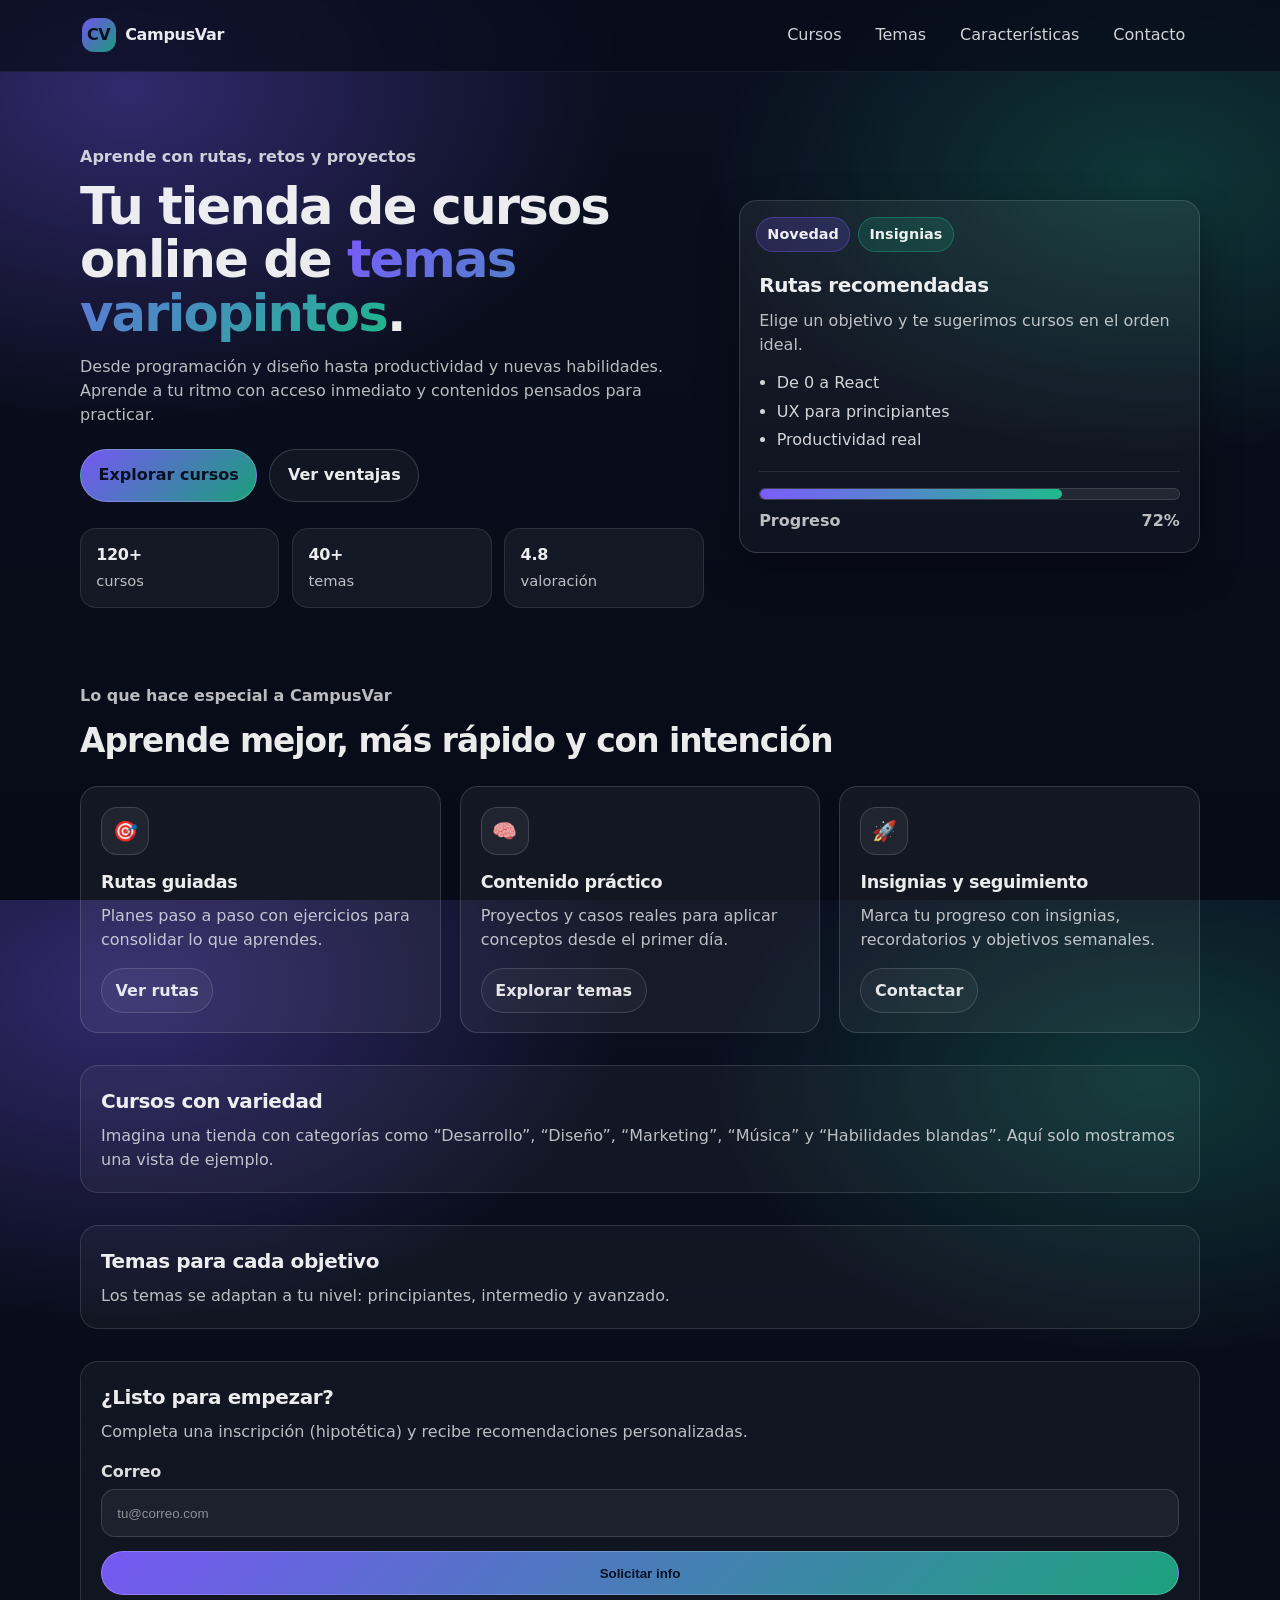
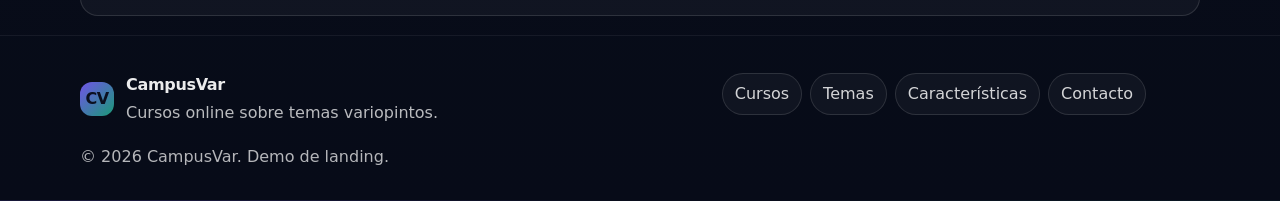
<file: index.html>
<!doctype html>
<html lang="es">
  <head>
    <meta charset="UTF-8" />
    <meta name="viewport" content="width=device-width, initial-scale=1.0" />
    <title>CampusVar - Cursos Online</title>
    <link rel="stylesheet" href="./styles.css" />
  </head>
  <body>
    <a class="skip-link" href="#contenido">Saltar al contenido</a>

    <header class="site-header">
      <div class="container header-inner">
        <a class="brand" href="#" aria-label="CampusVar, inicio">
          <span class="brand-mark" aria-hidden="true">CV</span>
          <span class="brand-name">CampusVar</span>
        </a>

        <!-- Menú móvil: desplegable con CSS (sin JS) -->
        <div class="nav-mobile">
          <input
            class="nav-toggle"
            type="checkbox"
            id="nav-toggle"
            aria-label="Abrir o cerrar menú"
          />
          <label class="nav-button" for="nav-toggle" aria-hidden="true">
            <span class="nav-button-lines"></span>
          </label>

          <nav class="nav-menu" aria-label="Navegación principal">
            <a class="nav-link" href="#cursos">Cursos</a>
            <a class="nav-link" href="#temas">Temas</a>
            <a class="nav-link" href="#caracteristicas">Características</a>
            <a class="nav-link" href="#contacto">Contacto</a>
          </nav>
        </div>

        <!-- Menú de escritorio: siempre visible -->
        <nav class="nav-desktop" aria-label="Navegación principal">
          <a class="nav-link" href="#cursos">Cursos</a>
          <a class="nav-link" href="#temas">Temas</a>
          <a class="nav-link" href="#caracteristicas">Características</a>
          <a class="nav-link" href="#contacto">Contacto</a>
        </nav>
      </div>
    </header>

    <main id="contenido">
      <section class="hero" aria-label="Presentación">
        <div class="container hero-inner">
          <div class="hero-copy">
            <p class="hero-kicker">Aprende con rutas, retos y proyectos</p>
            <h1 class="hero-title">
              Tu tienda de cursos online de
              <span class="hero-title-em">temas variopintos</span>.
            </h1>
            <p class="hero-description">
              Desde programación y diseño hasta productividad y nuevas habilidades.
              Aprende a tu ritmo con acceso inmediato y contenidos pensados para practicar.
            </p>

            <div class="hero-actions">
              <a class="btn btn-primary" href="#cursos">Explorar cursos</a>
              <a class="btn btn-ghost" href="#caracteristicas">Ver ventajas</a>
            </div>

            <div class="hero-stats" role="list" aria-label="Datos destacados">
              <div class="stat" role="listitem">
                <div class="stat-value">120+</div>
                <div class="stat-label">cursos</div>
              </div>
              <div class="stat" role="listitem">
                <div class="stat-value">40+</div>
                <div class="stat-label">temas</div>
              </div>
              <div class="stat" role="listitem">
                <div class="stat-value">4.8</div>
                <div class="stat-label">valoración</div>
              </div>
            </div>
          </div>

          <div class="hero-card" aria-hidden="true">
            <div class="hero-card-top">
              <span class="pill">Novedad</span>
              <span class="pill pill-soft">Insignias</span>
            </div>
            <div class="hero-card-body">
              <h2 class="hero-card-title">Rutas recomendadas</h2>
              <p class="hero-card-text">
                Elige un objetivo y te sugerimos cursos en el orden ideal.
              </p>
              <ul class="hero-list">
                <li>De 0 a React</li>
                <li>UX para principiantes</li>
                <li>Productividad real</li>
              </ul>
              <div class="hero-card-progress" aria-hidden="true">
                <div class="progress-bar" style="--progress: 72%"></div>
                <div class="progress-meta">
                  <span>Progreso</span>
                  <span>72%</span>
                </div>
              </div>
            </div>
          </div>
        </div>
      </section>

      <section class="features" id="caracteristicas" aria-label="Características">
        <div class="container">
          <div class="section-head">
            <p class="section-kicker">Lo que hace especial a CampusVar</p>
            <h2 class="section-title">Aprende mejor, más rápido y con intención</h2>
          </div>

          <div class="feature-grid">
            <article class="feature-card">
              <div class="feature-icon" aria-hidden="true">🎯</div>
              <h3 class="feature-title">Rutas guiadas</h3>
              <p class="feature-text">
                Planes paso a paso con ejercicios para consolidar lo que aprendes.
              </p>
              <a class="feature-link" href="#cursos">Ver rutas</a>
            </article>

            <article class="feature-card">
              <div class="feature-icon" aria-hidden="true">🧠</div>
              <h3 class="feature-title">Contenido práctico</h3>
              <p class="feature-text">
                Proyectos y casos reales para aplicar conceptos desde el primer día.
              </p>
              <a class="feature-link" href="#temas">Explorar temas</a>
            </article>

            <article class="feature-card">
              <div class="feature-icon" aria-hidden="true">🚀</div>
              <h3 class="feature-title">Insignias y seguimiento</h3>
              <p class="feature-text">
                Marca tu progreso con insignias, recordatorios y objetivos semanales.
              </p>
              <a class="feature-link" href="#contacto">Contactar</a>
            </article>
          </div>
        </div>
      </section>

      <!-- Secciones "ancla" simples para la navegación -->
      <section class="anchors" id="cursos" aria-label="Cursos">
        <div class="container">
          <div class="anchor-card">
            <h2 class="anchor-title">Cursos con variedad</h2>
            <p class="anchor-text">
              Imagina una tienda con categorías como “Desarrollo”, “Diseño”, “Marketing”,
              “Música” y “Habilidades blandas”. Aquí solo mostramos una vista de ejemplo.
            </p>
          </div>
        </div>
      </section>

      <section class="anchors" id="temas" aria-label="Temas">
        <div class="container">
          <div class="anchor-card">
            <h2 class="anchor-title">Temas para cada objetivo</h2>
            <p class="anchor-text">
              Los temas se adaptan a tu nivel: principiantes, intermedio y avanzado.
            </p>
          </div>
        </div>
      </section>

      <section class="anchors" id="contacto" aria-label="Contacto">
        <div class="container">
          <div class="contact-card">
            <h2 class="anchor-title">¿Listo para empezar?</h2>
            <p class="anchor-text">
              Completa una inscripción (hipotética) y recibe recomendaciones personalizadas.
            </p>
            <form class="contact-form">
              <label class="field">
                <span class="field-label">Correo</span>
                <input class="field-input" type="email" name="email" placeholder="tu@correo.com" required />
              </label>
              <button class="btn btn-primary" type="submit">Solicitar info</button>
            </form>
          </div>
        </div>
      </section>
    </main>

    <footer class="site-footer">
      <div class="container footer-inner">
        <div class="footer-brand">
          <span class="brand-mark" aria-hidden="true">CV</span>
          <div>
            <div class="footer-title">CampusVar</div>
            <div class="footer-text">Cursos online sobre temas variopintos.</div>
          </div>
        </div>

        <div class="footer-links" aria-label="Enlaces">
          <a class="footer-link" href="#cursos">Cursos</a>
          <a class="footer-link" href="#temas">Temas</a>
          <a class="footer-link" href="#caracteristicas">Características</a>
          <a class="footer-link" href="#contacto">Contacto</a>
        </div>

        <div class="footer-copy">© 2026 CampusVar. Demo de landing.</div>
      </div>
    </footer>
  </body>
</html>
</file>
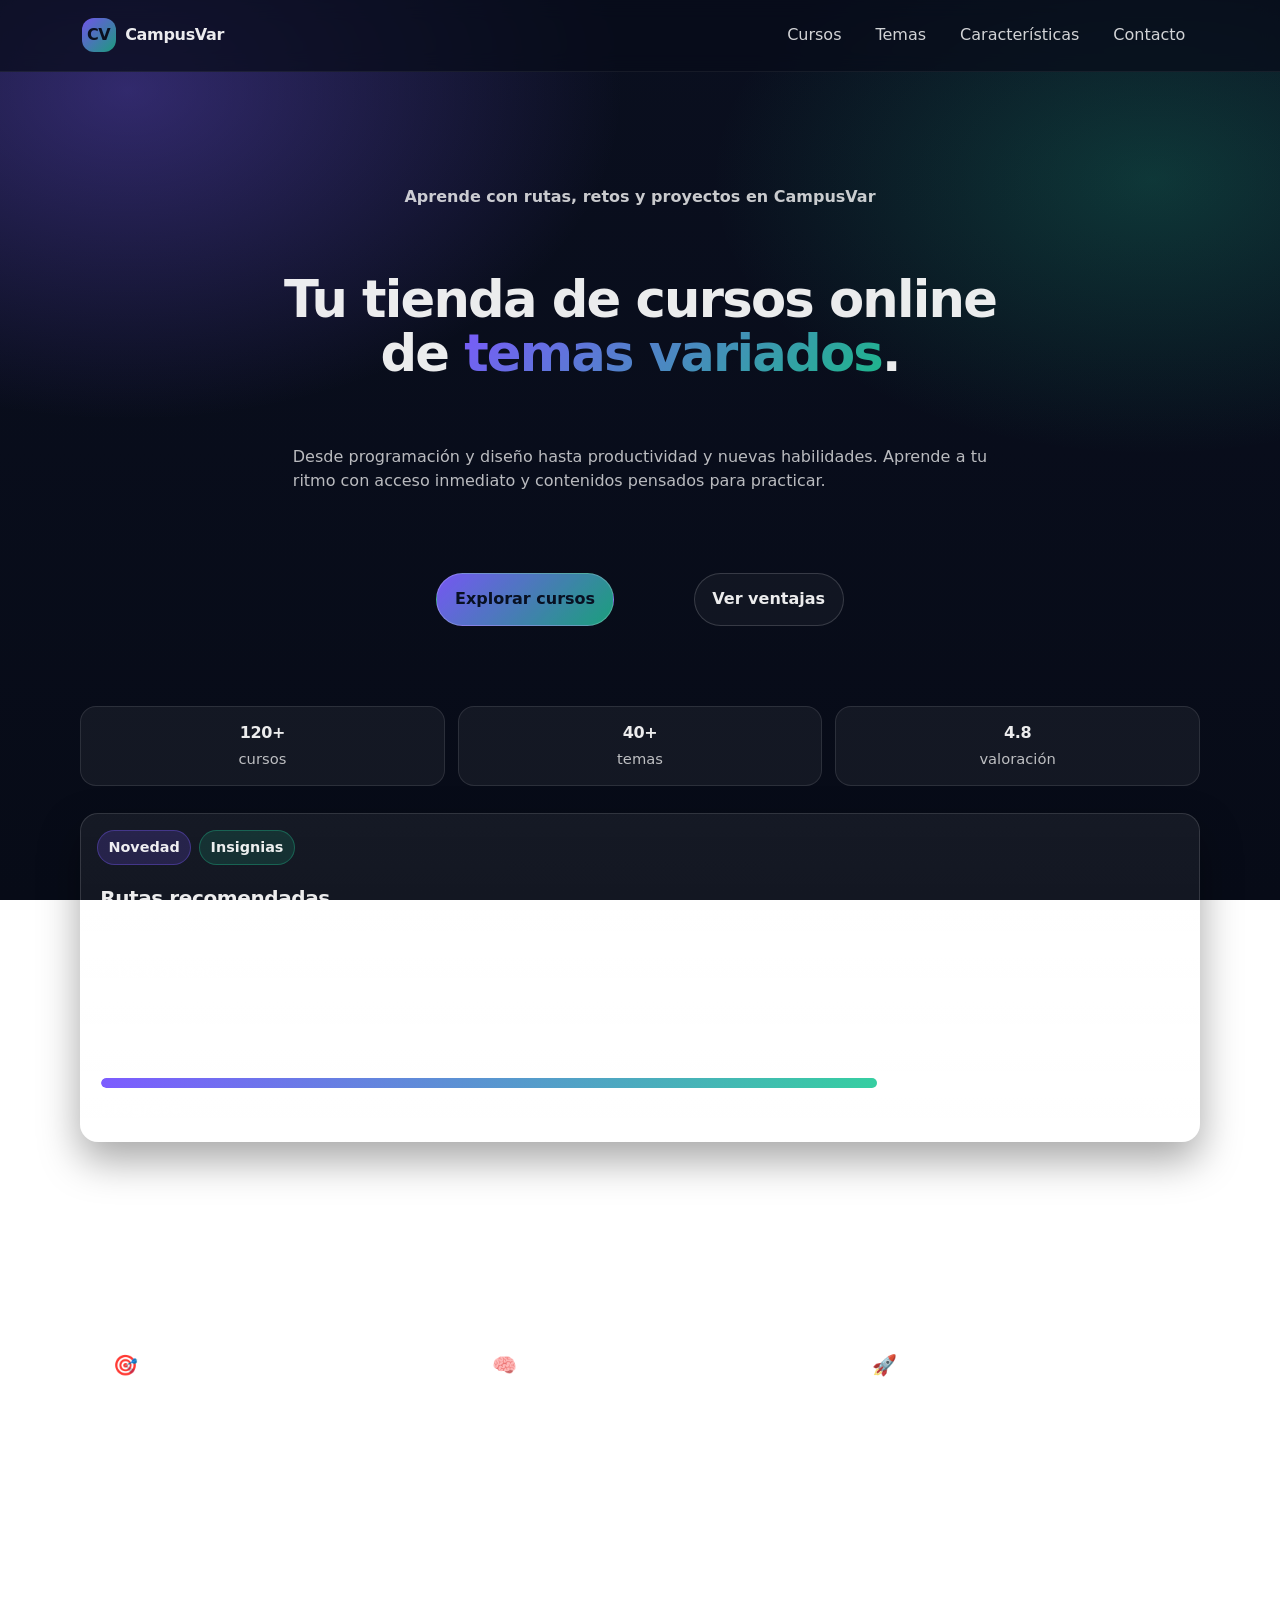
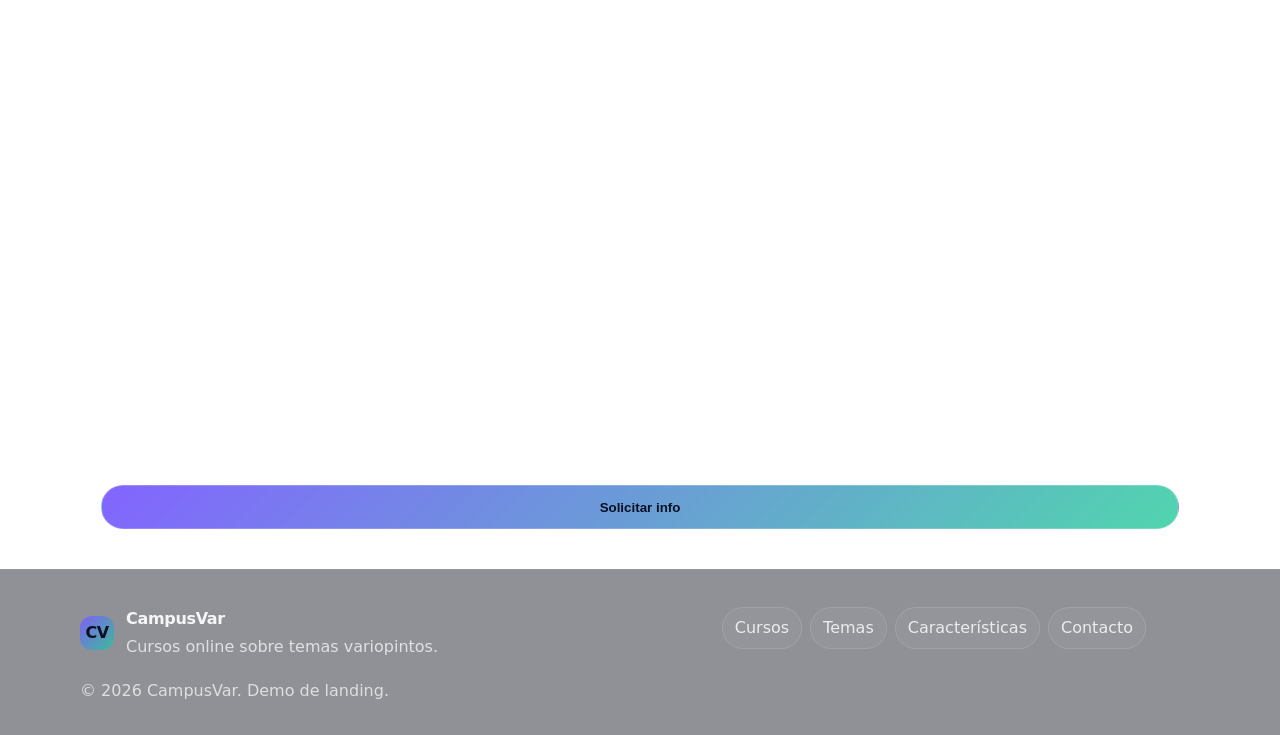
<file: 2-cursor-ai-web-fixed/index.html>
<!doctype html>
<html lang="es">
  <head>
    <meta charset="UTF-8" />
    <meta name="viewport" content="width=device-width, initial-scale=1.0" />
    <title>CampusVar - Cursos Online</title>
    <link rel="stylesheet" href="./styles.css" />
  </head>
  <body>
    <a class="skip-link" href="#contenido">Saltar al contenido</a>

    <header class="site-header">
      <div class="container header-inner">
        <a class="brand" href="#" aria-label="CampusVar, inicio">
          <span class="brand-mark" aria-hidden="true">CV</span>
          <span class="brand-name">CampusVar</span>
        </a>

        <!-- Menú móvil: desplegable con CSS (sin JS) -->
        <div class="nav-mobile">
          <input
            class="nav-toggle"
            type="checkbox"
            id="nav-toggle"
            aria-label="Abrir o cerrar menú"
          />
          <label class="nav-button" for="nav-toggle" aria-hidden="true">
            <span class="nav-button-lines"></span>
          </label>

          <nav class="nav-menu" aria-label="Navegación principal">
            <a class="nav-link" href="#cursos">Cursos</a>
            <a class="nav-link" href="#temas">Temas</a>
            <a class="nav-link" href="#caracteristicas">Características</a>
            <a class="nav-link" href="#contacto">Contacto</a>
          </nav>
        </div>

        <!-- Menú de escritorio: siempre visible -->
        <nav class="nav-desktop" aria-label="Navegación principal">
          <a class="nav-link" href="#cursos">Cursos</a>
          <a class="nav-link" href="#temas">Temas</a>
          <a class="nav-link" href="#caracteristicas">Características</a>
          <a class="nav-link" href="#contacto">Contacto</a>
        </nav>
      </div>
    </header>

    <main id="contenido">
      <section class="hero" aria-label="Presentación">
        <div class="container hero-inner">
          <div class="hero-copy">
            <p class="hero-kicker">Aprende con rutas, retos y proyectos en CampusVar</p>
            <h1 class="hero-title">
              Tu tienda de cursos online
              <br>de
              <span class="hero-title-em">temas variados</span>.
            </h1>
            <p class="hero-description">
              Desde programación y diseño hasta productividad y nuevas habilidades.
              Aprende a tu ritmo con acceso inmediato y contenidos pensados para practicar.
            </p>

            <div class="hero-actions">
              <a class="btn btn-primary" href="#cursos">Explorar cursos</a>
              <a class="btn btn-ghost" href="#caracteristicas">Ver ventajas</a>
            </div>

            <div class="hero-stats" role="list" aria-label="Datos destacados">
              <div class="stat" role="listitem">
                <div class="stat-value">120+</div>
                <div class="stat-label">cursos</div>
              </div>
              <div class="stat" role="listitem">
                <div class="stat-value">40+</div>
                <div class="stat-label">temas</div>
              </div>
              <div class="stat" role="listitem">
                <div class="stat-value">4.8</div>
                <div class="stat-label">valoración</div>
              </div>
            </div>
          </div>

          <div class="hero-card" aria-hidden="true">
            <div class="hero-card-top">
              <span class="pill">Novedad</span>
              <span class="pill pill-soft">Insignias</span>
            </div>
            <div class="hero-card-body">
              <h2 class="hero-card-title">Rutas recomendadas</h2>
              <p class="hero-card-text">
                Elige un objetivo y te sugerimos cursos en el orden ideal.
              </p>
              <ul class="hero-list">
                <li>De 0 a React</li>
                <li>UX para principiantes</li>
                <li>Productividad real</li>
              </ul>
              <div class="hero-card-progress" aria-hidden="true">
                <div class="progress-bar" style="--progress: 72%"></div>
                <div class="progress-meta">
                  <span>Progreso</span>
                  <span>72%</span>
                </div>
              </div>
            </div>
          </div>
        </div>
      </section>

      <section class="features" id="caracteristicas" aria-label="Características">
        <div class="container">
          <div class="section-head">
            <p class="section-kicker">Lo que hace especial a CampusVar</p>
            <h2 class="section-title">Aprende mejor, más rápido y con intención</h2>
          </div>

          <div class="feature-grid">
            <article class="feature-card">
              <div class="feature-icon" aria-hidden="true">🎯</div>
              <h3 class="feature-title">Rutas guiadas</h3>
              <p class="feature-text">
                Planes paso a paso con ejercicios para consolidar lo que aprendes.
              </p>
              <a class="feature-link" href="#cursos">Ver rutas</a>
            </article>

            <article class="feature-card">
              <div class="feature-icon" aria-hidden="true">🧠</div>
              <h3 class="feature-title">Contenido práctico</h3>
              <p class="feature-text">
                Proyectos y casos reales para aplicar conceptos desde el primer día.
              </p>
              <a class="feature-link" href="#temas">Explorar temas</a>
            </article>

            <article class="feature-card">
              <div class="feature-icon" aria-hidden="true">🚀</div>
              <h3 class="feature-title">Insignias y seguimiento</h3>
              <p class="feature-text">
                Marca tu progreso con insignias, recordatorios y objetivos semanales.
              </p>
              <a class="feature-link" href="#contacto">Contactar</a>
            </article>
          </div>
        </div>
      </section>

      <!-- Secciones "ancla" simples para la navegación -->
      <section class="anchors" id="cursos" aria-label="Cursos">
        <div class="container">
          <div class="anchor-card">
            <h2 class="anchor-title">Cursos con variedad</h2>
            <p class="anchor-text">
              Imagina una tienda con categorías como “Desarrollo”, “Diseño”, “Marketing”,
              “Música” y “Habilidades blandas”. Aquí solo mostramos una vista de ejemplo.
            </p>
          </div>
        </div>
      </section>

      <section class="anchors" id="temas" aria-label="Temas">
        <div class="container">
          <div class="anchor-card">
            <h2 class="anchor-title">Temas para cada objetivo</h2>
            <p class="anchor-text">
              Los temas se adaptan a tu nivel: principiantes, intermedio y avanzado.
            </p>
          </div>
        </div>
      </section>

      <section class="anchors" id="contacto" aria-label="Contacto">
        <div class="container">
          <div class="contact-card">
            <h2 class="anchor-title">¿Listo para empezar?</h2>
            <p class="anchor-text">
              Completa una inscripción (hipotética) y recibe recomendaciones personalizadas.
            </p>
            <form class="contact-form">
              <label class="field">
                <span class="field-label">Correo</span>
                <input class="field-input" type="email" name="email" placeholder="tu@correo.com" required />
              </label>
              <button class="btn btn-primary" type="submit">Solicitar info</button>
            </form>
          </div>
        </div>
      </section>
    </main>

    <footer class="site-footer">
      <div class="container footer-inner">
        <div class="footer-brand">
          <span class="brand-mark" aria-hidden="true">CV</span>
          <div>
            <div class="footer-title">CampusVar</div>
            <div class="footer-text">Cursos online sobre temas variopintos.</div>
          </div>
        </div>

        <div class="footer-links" aria-label="Enlaces">
          <a class="footer-link" href="#cursos">Cursos</a>
          <a class="footer-link" href="#temas">Temas</a>
          <a class="footer-link" href="#caracteristicas">Características</a>
          <a class="footer-link" href="#contacto">Contacto</a>
        </div>

        <div class="footer-copy">© 2026 CampusVar. Demo de landing.</div>
      </div>
    </footer>
  </body>
</html>
</file>
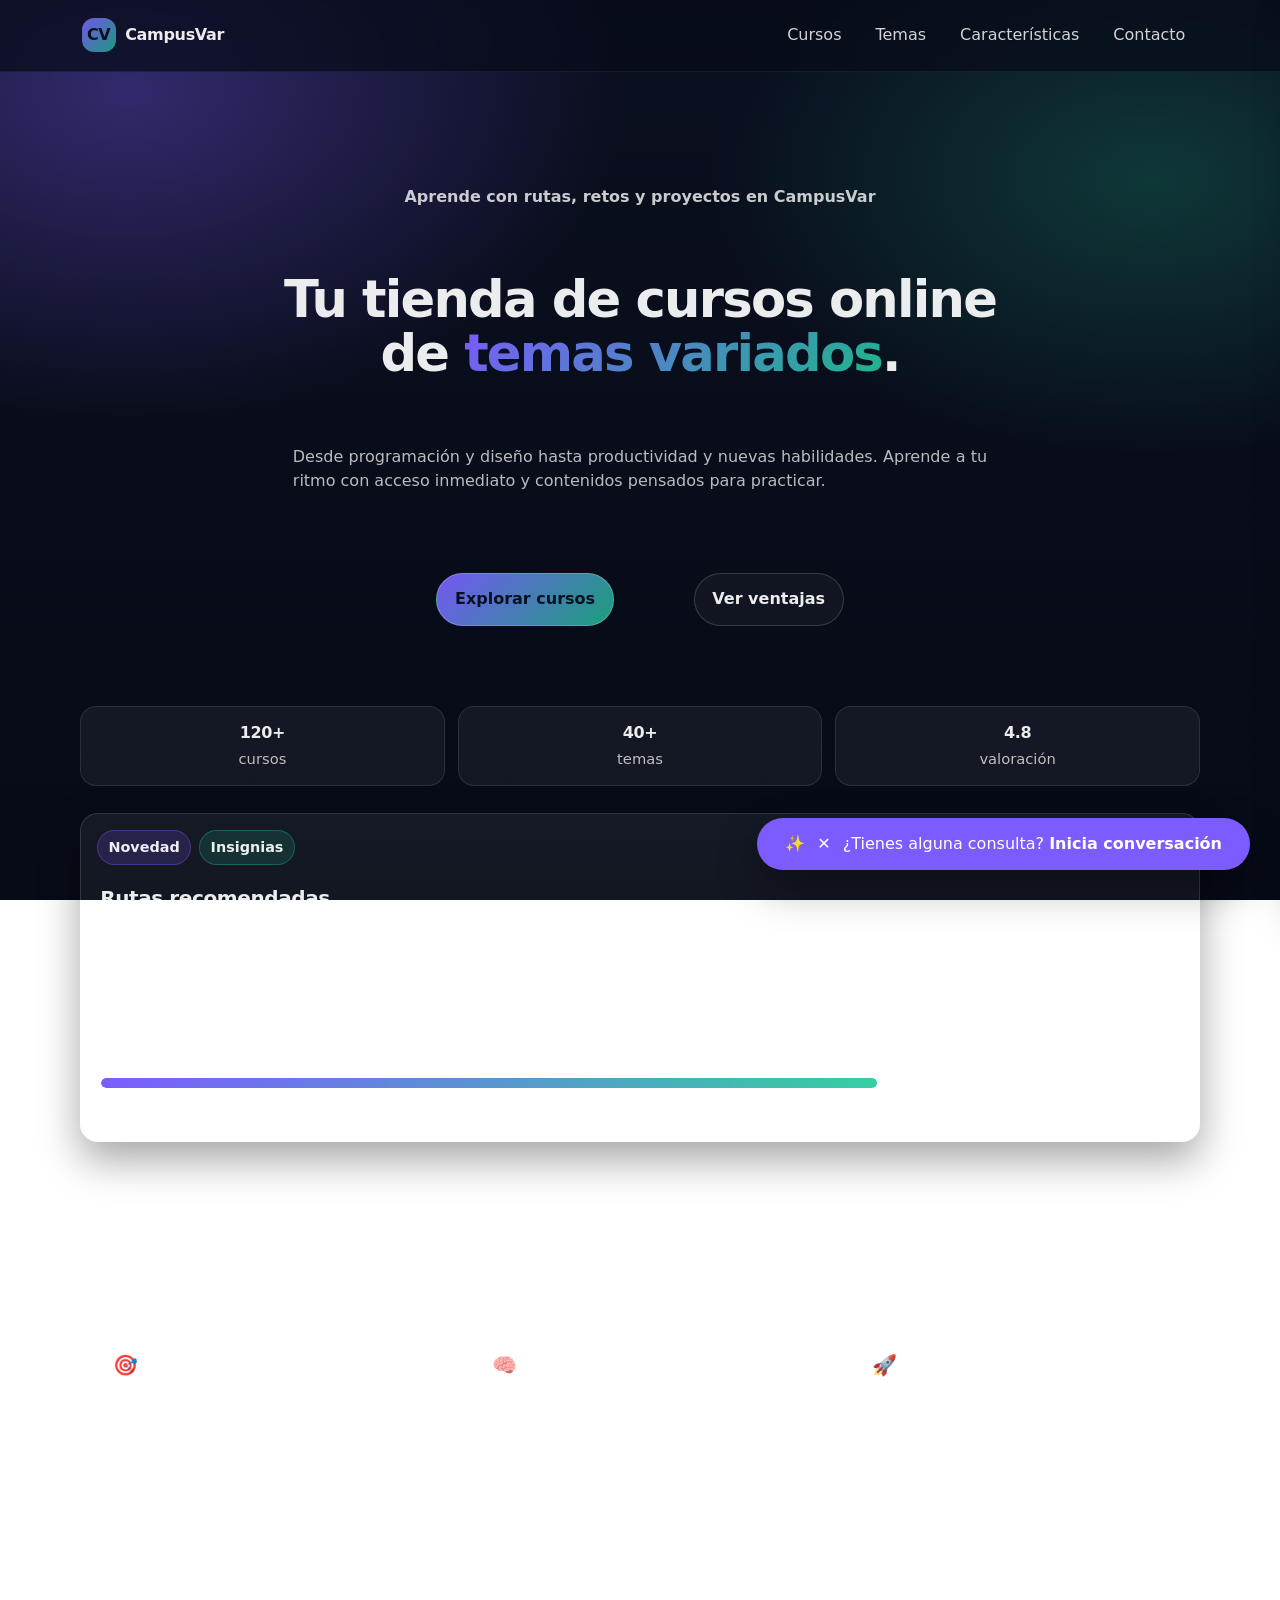
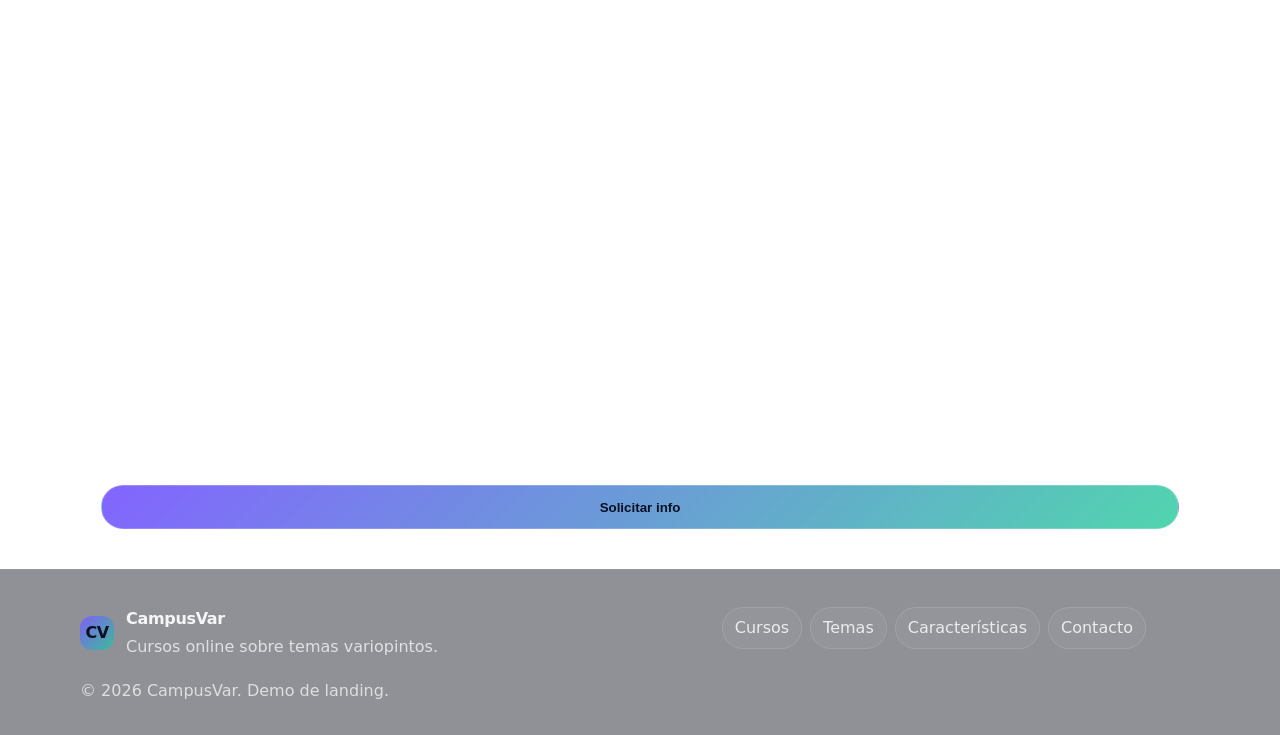
<file: 3-cursor-ai-web-panel-info/index.html>
<!doctype html>
<html lang="es">
  <head>
    <meta charset="UTF-8" />
    <meta name="viewport" content="width=device-width, initial-scale=1.0" />
    <title>CampusVar - Cursos Online</title>
    <link rel="stylesheet" href="./styles.css" />
  </head>
  <body>
    <a class="skip-link" href="#contenido">Saltar al contenido</a>

    <header class="site-header">
      <div class="container header-inner">
        <a class="brand" href="#" aria-label="CampusVar, inicio">
          <span class="brand-mark" aria-hidden="true">CV</span>
          <span class="brand-name">CampusVar</span>
        </a>

        <!-- Menú móvil: desplegable con CSS (sin JS) -->
        <div class="nav-mobile">
          <input
            class="nav-toggle"
            type="checkbox"
            id="nav-toggle"
            aria-label="Abrir o cerrar menú"
          />
          <label class="nav-button" for="nav-toggle" aria-hidden="true">
            <span class="nav-button-lines"></span>
          </label>

          <nav class="nav-menu" aria-label="Navegación principal">
            <a class="nav-link" href="#cursos">Cursos</a>
            <a class="nav-link" href="#temas">Temas</a>
            <a class="nav-link" href="#caracteristicas">Características</a>
            <a class="nav-link" href="#contacto">Contacto</a>
          </nav>
        </div>

        <!-- Menú de escritorio: siempre visible -->
        <nav class="nav-desktop" aria-label="Navegación principal">
          <a class="nav-link" href="#cursos">Cursos</a>
          <a class="nav-link" href="#temas">Temas</a>
          <a class="nav-link" href="#caracteristicas">Características</a>
          <a class="nav-link" href="#contacto">Contacto</a>
        </nav>
      </div>
    </header>

    <main id="contenido">
      <section class="hero" aria-label="Presentación">
        <div class="container hero-inner">
          <div class="hero-copy">
            <p class="hero-kicker">Aprende con rutas, retos y proyectos en CampusVar</p>
            <h1 class="hero-title">
              Tu tienda de cursos online
              <br>de
              <span class="hero-title-em">temas variados</span>.
            </h1>
            <p class="hero-description">
              Desde programación y diseño hasta productividad y nuevas habilidades.
              Aprende a tu ritmo con acceso inmediato y contenidos pensados para practicar.
            </p>

            <div class="hero-actions">
              <a class="btn btn-primary" href="#cursos">Explorar cursos</a>
              <a class="btn btn-ghost" href="#caracteristicas">Ver ventajas</a>
            </div>

            <div class="hero-stats" role="list" aria-label="Datos destacados">
              <div class="stat" role="listitem">
                <div class="stat-value">120+</div>
                <div class="stat-label">cursos</div>
              </div>
              <div class="stat" role="listitem">
                <div class="stat-value">40+</div>
                <div class="stat-label">temas</div>
              </div>
              <div class="stat" role="listitem">
                <div class="stat-value">4.8</div>
                <div class="stat-label">valoración</div>
              </div>
            </div>
          </div>

          <div class="hero-card" aria-hidden="true">
            <div class="hero-card-top">
              <span class="pill">Novedad</span>
              <span class="pill pill-soft">Insignias</span>
            </div>
            <div class="hero-card-body">
              <h2 class="hero-card-title">Rutas recomendadas</h2>
              <p class="hero-card-text">
                Elige un objetivo y te sugerimos cursos en el orden ideal.
              </p>
              <ul class="hero-list">
                <li>De 0 a React</li>
                <li>UX para principiantes</li>
                <li>Productividad real</li>
              </ul>
              <div class="hero-card-progress" aria-hidden="true">
                <div class="progress-bar" style="--progress: 72%"></div>
                <div class="progress-meta">
                  <span>Progreso</span>
                  <span>72%</span>
                </div>
              </div>
            </div>
          </div>
        </div>
      </section>

      <section class="features" id="caracteristicas" aria-label="Características">
        <div class="container">
          <div class="section-head">
            <p class="section-kicker">Lo que hace especial a CampusVar</p>
            <h2 class="section-title">Aprende mejor, más rápido y con intención</h2>
          </div>

          <div class="feature-grid">
            <article class="feature-card">
              <div class="feature-icon" aria-hidden="true">🎯</div>
              <h3 class="feature-title">Rutas guiadas</h3>
              <p class="feature-text">
                Planes paso a paso con ejercicios para consolidar lo que aprendes.
              </p>
              <a class="feature-link" href="#cursos">Ver rutas</a>
            </article>

            <article class="feature-card">
              <div class="feature-icon" aria-hidden="true">🧠</div>
              <h3 class="feature-title">Contenido práctico</h3>
              <p class="feature-text">
                Proyectos y casos reales para aplicar conceptos desde el primer día.
              </p>
              <a class="feature-link" href="#temas">Explorar temas</a>
            </article>

            <article class="feature-card">
              <div class="feature-icon" aria-hidden="true">🚀</div>
              <h3 class="feature-title">Insignias y seguimiento</h3>
              <p class="feature-text">
                Marca tu progreso con insignias, recordatorios y objetivos semanales.
              </p>
              <a class="feature-link" href="#contacto">Contactar</a>
            </article>
          </div>
        </div>
      </section>

      <!-- Secciones "ancla" simples para la navegación -->
      <section class="anchors" id="cursos" aria-label="Cursos">
        <div class="container">
          <div class="anchor-card">
            <h2 class="anchor-title">Cursos con variedad</h2>
            <p class="anchor-text">
              Imagina una tienda con categorías como “Desarrollo”, “Diseño”, “Marketing”,
              “Música” y “Habilidades blandas”. Aquí solo mostramos una vista de ejemplo.
            </p>
          </div>
        </div>
      </section>

      <section class="anchors" id="temas" aria-label="Temas">
        <div class="container">
          <div class="anchor-card">
            <h2 class="anchor-title">Temas para cada objetivo</h2>
            <p class="anchor-text">
              Los temas se adaptan a tu nivel: principiantes, intermedio y avanzado.
            </p>
          </div>
        </div>
      </section>

      <section class="anchors" id="contacto" aria-label="Contacto">
        <div class="container">
          <div class="contact-card">
            <h2 class="anchor-title">¿Listo para empezar?</h2>
            <p class="anchor-text">
              Completa una inscripción (hipotética) y recibe recomendaciones personalizadas.
            </p>
            <form class="contact-form">
              <label class="field">
                <span class="field-label">Correo</span>
                <input class="field-input" type="email" name="email" placeholder="tu@correo.com" required />
              </label>
              <button class="btn btn-primary" type="submit">Solicitar info</button>
            </form>
          </div>
        </div>
      </section>
    </main>

    <footer class="site-footer">
      <div class="container footer-inner">
        <div class="footer-brand">
          <span class="brand-mark" aria-hidden="true">CV</span>
          <div>
            <div class="footer-title">CampusVar</div>
            <div class="footer-text">Cursos online sobre temas variopintos.</div>
          </div>
        </div>

        <div class="footer-links" aria-label="Enlaces">
          <a class="footer-link" href="#cursos">Cursos</a>
          <a class="footer-link" href="#temas">Temas</a>
          <a class="footer-link" href="#caracteristicas">Características</a>
          <a class="footer-link" href="#contacto">Contacto</a>
        </div>

        <div class="footer-copy">© 2026 CampusVar. Demo de landing.</div>
      </div>
    </footer>

        <!-- En el tercer paso pedí a Gemini que me hiciera un gadget sólo con html y css,
         que fuera un panel desplegable para asistencia vía chat. -->
<input type="checkbox" id="ai-chat-toggle" style="display:none;">

<label for="ai-chat-toggle" class="ai-trigger">
  <span class="ai-icon-open">✨</span>
  <span class="ai-icon-close">✕</span>
  <span class="ai-label-text">¿Tienes alguna consulta? <strong>Inicia conversación</strong></span>
</label>

<label for="ai-chat-toggle" class="ai-backdrop"></label>

<aside class="ai-panel">
  <div class="ai-header">
    <div class="ai-status-dot"></div>
    <div>
      <h3>Asistente IA</h3>
      <p>Consultas sobre cursos</p>
    </div>
  </div>

  <div class="ai-messages">
    <div class="msg ai">¡Hola! 👋 Soy tu guía digital. ¿En qué curso estás interesado hoy?</div>
    
    <div class="msg ai typing">
      <span></span>
      <span></span>
      <span></span>
    </div>
  </div>

  <div class="ai-input-container">
    <input type="text" placeholder="Escribe tu duda aquí..." />
    <button type="button">Enviar</button>
  </div>
</aside>


  </body>
</html>
</file>
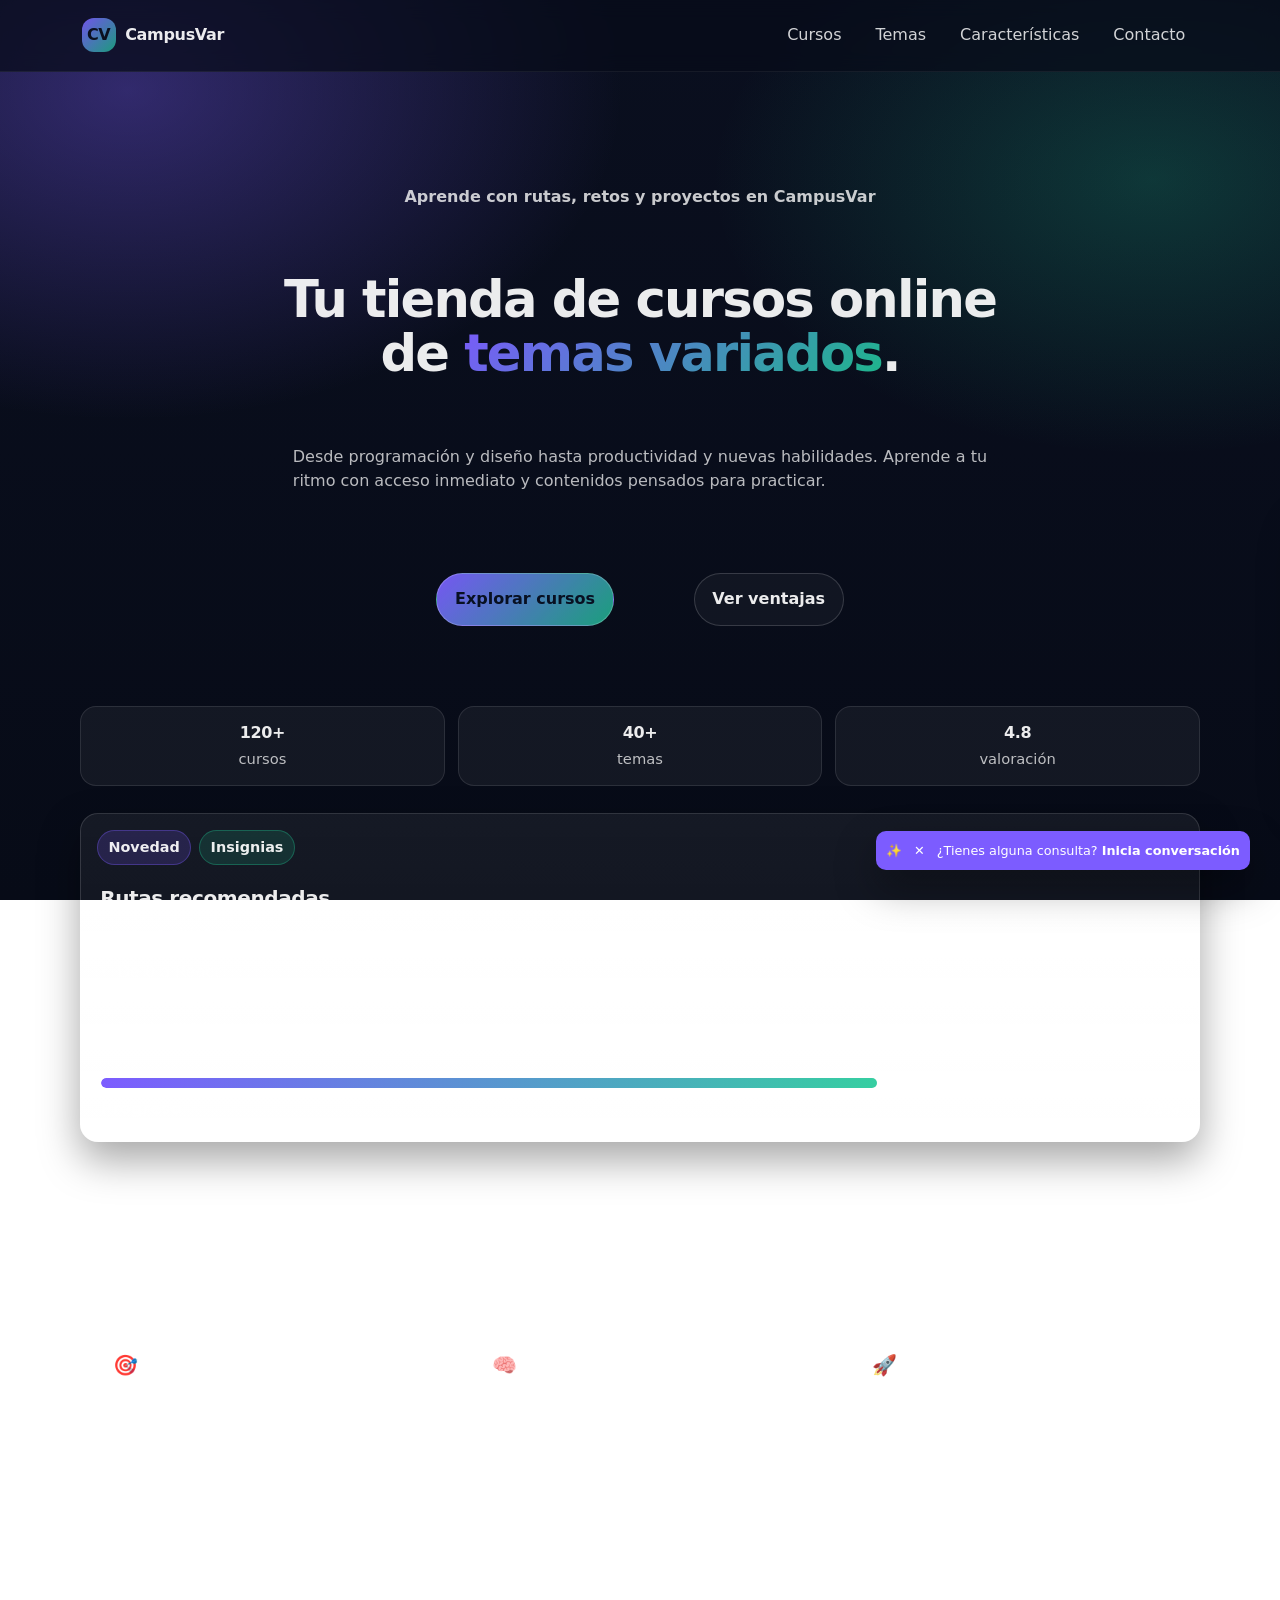
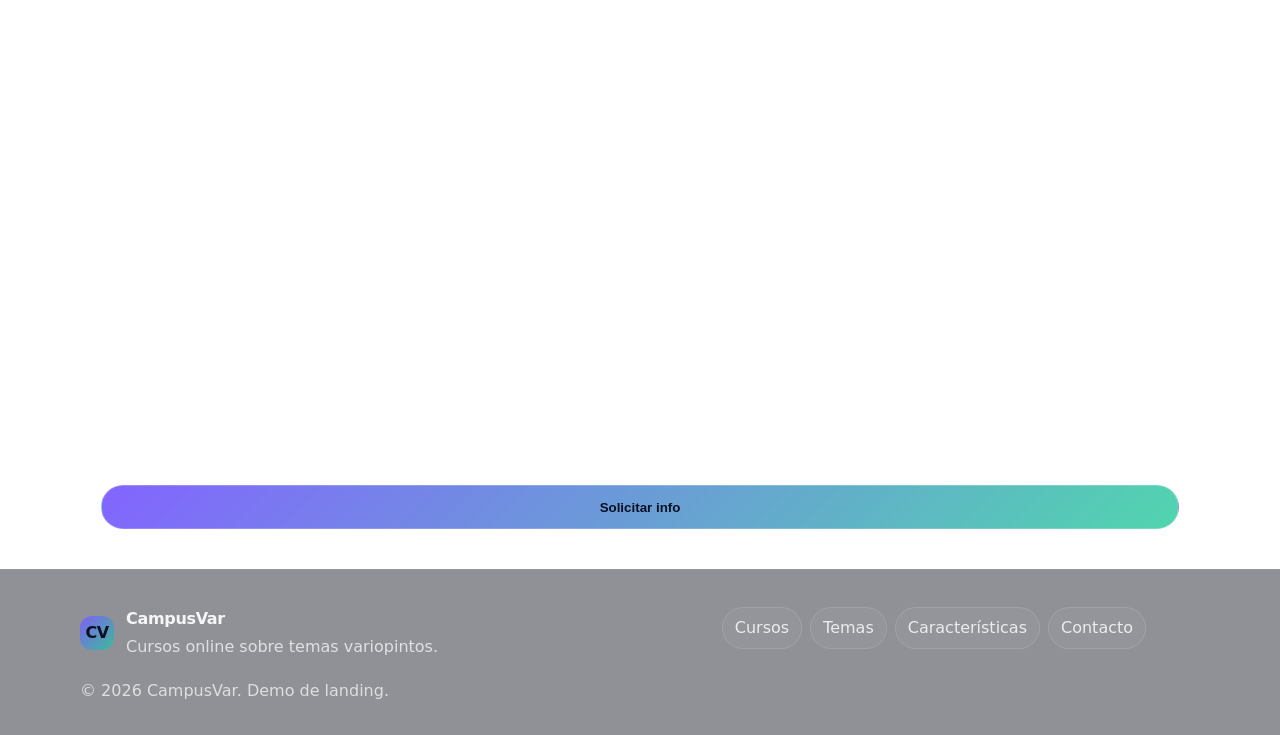
<file: 4-cursor-ai-web-panel-info-fixed/index.html>
<!doctype html>
<html lang="es">
  <head>
    <meta charset="UTF-8" />
    <meta name="viewport" content="width=device-width, initial-scale=1.0" />
    <title>CampusVar - Cursos Online</title>
    <link rel="stylesheet" href="./styles.css" />
  </head>
  <body>
    <a class="skip-link" href="#contenido">Saltar al contenido</a>

    <header class="site-header">
      <div class="container header-inner">
        <a class="brand" href="#" aria-label="CampusVar, inicio">
          <span class="brand-mark" aria-hidden="true">CV</span>
          <span class="brand-name">CampusVar</span>
        </a>

        <!-- Menú móvil: desplegable con CSS (sin JS) -->
        <div class="nav-mobile">
          <input
            class="nav-toggle"
            type="checkbox"
            id="nav-toggle"
            aria-label="Abrir o cerrar menú"
          />
          <label class="nav-button" for="nav-toggle" aria-hidden="true">
            <span class="nav-button-lines"></span>
          </label>

          <nav class="nav-menu" aria-label="Navegación principal">
            <a class="nav-link" href="#cursos">Cursos</a>
            <a class="nav-link" href="#temas">Temas</a>
            <a class="nav-link" href="#caracteristicas">Características</a>
            <a class="nav-link" href="#contacto">Contacto</a>
          </nav>
        </div>

        <!-- Menú de escritorio: siempre visible -->
        <nav class="nav-desktop" aria-label="Navegación principal">
          <a class="nav-link" href="#cursos">Cursos</a>
          <a class="nav-link" href="#temas">Temas</a>
          <a class="nav-link" href="#caracteristicas">Características</a>
          <a class="nav-link" href="#contacto">Contacto</a>
        </nav>
      </div>
    </header>

    <main id="contenido">
      <section class="hero" aria-label="Presentación">
        <div class="container hero-inner">
          <div class="hero-copy">
            <p class="hero-kicker">Aprende con rutas, retos y proyectos en CampusVar</p>
            <h1 class="hero-title">
              Tu tienda de cursos online
              <br>de
              <span class="hero-title-em">temas variados</span>.
            </h1>
            <p class="hero-description">
              Desde programación y diseño hasta productividad y nuevas habilidades.
              Aprende a tu ritmo con acceso inmediato y contenidos pensados para practicar.
            </p>

            <div class="hero-actions">
              <a class="btn btn-primary" href="#cursos">Explorar cursos</a>
              <a class="btn btn-ghost" href="#caracteristicas">Ver ventajas</a>
            </div>

            <div class="hero-stats" role="list" aria-label="Datos destacados">
              <div class="stat" role="listitem">
                <div class="stat-value">120+</div>
                <div class="stat-label">cursos</div>
              </div>
              <div class="stat" role="listitem">
                <div class="stat-value">40+</div>
                <div class="stat-label">temas</div>
              </div>
              <div class="stat" role="listitem">
                <div class="stat-value">4.8</div>
                <div class="stat-label">valoración</div>
              </div>
            </div>
          </div>

          <div class="hero-card" aria-hidden="true">
            <div class="hero-card-top">
              <span class="pill">Novedad</span>
              <span class="pill pill-soft">Insignias</span>
            </div>
            <div class="hero-card-body">
              <h2 class="hero-card-title">Rutas recomendadas</h2>
              <p class="hero-card-text">
                Elige un objetivo y te sugerimos cursos en el orden ideal.
              </p>
              <ul class="hero-list">
                <li>De 0 a React</li>
                <li>UX para principiantes</li>
                <li>Productividad real</li>
              </ul>
              <div class="hero-card-progress" aria-hidden="true">
                <div class="progress-bar" style="--progress: 72%"></div>
                <div class="progress-meta">
                  <span>Progreso</span>
                  <span>72%</span>
                </div>
              </div>
            </div>
          </div>
        </div>
      </section>

      <section class="features" id="caracteristicas" aria-label="Características">
        <div class="container">
          <div class="section-head">
            <p class="section-kicker">Lo que hace especial a CampusVar</p>
            <h2 class="section-title">Aprende mejor, más rápido y con intención</h2>
          </div>

          <div class="feature-grid">
            <article class="feature-card">
              <div class="feature-icon" aria-hidden="true">🎯</div>
              <h3 class="feature-title">Rutas guiadas</h3>
              <p class="feature-text">
                Planes paso a paso con ejercicios para consolidar lo que aprendes.
              </p>
              <a class="feature-link" href="#cursos">Ver rutas</a>
            </article>

            <article class="feature-card">
              <div class="feature-icon" aria-hidden="true">🧠</div>
              <h3 class="feature-title">Contenido práctico</h3>
              <p class="feature-text">
                Proyectos y casos reales para aplicar conceptos desde el primer día.
              </p>
              <a class="feature-link" href="#temas">Explorar temas</a>
            </article>

            <article class="feature-card">
              <div class="feature-icon" aria-hidden="true">🚀</div>
              <h3 class="feature-title">Insignias y seguimiento</h3>
              <p class="feature-text">
                Marca tu progreso con insignias, recordatorios y objetivos semanales.
              </p>
              <a class="feature-link" href="#contacto">Contactar</a>
            </article>
          </div>
        </div>
      </section>

      <!-- Secciones "ancla" simples para la navegación -->
      <section class="anchors" id="cursos" aria-label="Cursos">
        <div class="container">
          <div class="anchor-card">
            <h2 class="anchor-title">Cursos con variedad</h2>
            <p class="anchor-text">
              Imagina una tienda con categorías como “Desarrollo”, “Diseño”, “Marketing”,
              “Música” y “Habilidades blandas”. Aquí solo mostramos una vista de ejemplo.
            </p>
          </div>
        </div>
      </section>

      <section class="anchors" id="temas" aria-label="Temas">
        <div class="container">
          <div class="anchor-card">
            <h2 class="anchor-title">Temas para cada objetivo</h2>
            <p class="anchor-text">
              Los temas se adaptan a tu nivel: principiantes, intermedio y avanzado.
            </p>
          </div>
        </div>
      </section>

      <section class="anchors" id="contacto" aria-label="Contacto">
        <div class="container">
          <div class="contact-card">
            <h2 class="anchor-title">¿Listo para empezar?</h2>
            <p class="anchor-text">
              Completa una inscripción (hipotética) y recibe recomendaciones personalizadas.
            </p>
            <form class="contact-form">
              <label class="field">
                <span class="field-label">Correo</span>
                <input class="field-input" type="email" name="email" placeholder="tu@correo.com" required />
              </label>
              <button class="btn btn-primary" type="submit">Solicitar info</button>
            </form>
          </div>
        </div>
      </section>
    </main>

    <footer class="site-footer">
      <div class="container footer-inner">
        <div class="footer-brand">
          <span class="brand-mark" aria-hidden="true">CV</span>
          <div>
            <div class="footer-title">CampusVar</div>
            <div class="footer-text">Cursos online sobre temas variopintos.</div>
          </div>
        </div>

        <div class="footer-links" aria-label="Enlaces">
          <a class="footer-link" href="#cursos">Cursos</a>
          <a class="footer-link" href="#temas">Temas</a>
          <a class="footer-link" href="#caracteristicas">Características</a>
          <a class="footer-link" href="#contacto">Contacto</a>
        </div>

        <div class="footer-copy">© 2026 CampusVar. Demo de landing.</div>
      </div>
    </footer>

        <!-- En el tercer paso pedí a Gemini que me hiciera un gadget sólo con html y css,
         que fuera un panel desplegable para asistencia vía chat. -->
<input type="checkbox" id="ai-chat-toggle" style="display:none;">

<label for="ai-chat-toggle" class="ai-trigger">
  <span class="ai-icon-open">✨</span>
  <span class="ai-icon-close">✕</span>
  <span class="ai-label-text">¿Tienes alguna consulta? <strong>Inicia conversación</strong></span>
</label>



<aside class="ai-panel">
  <div class="ai-header">
    <div class="ai-status-dot"></div>
    <div>
      <h3>Asistente IA</h3>
      <p>Consultas sobre cursos</p>
    </div>
  </div>

  <div class="ai-messages">
    <div class="msg ai">¡Hola! 👋 Soy tu guía digital. 
    <br>¿En qué puedo ayudarte?</div>
    
    <div class="msg ai typing">
      <span></span>
      <span></span>
      <span></span>
    </div>
  </div>

  <div class="ai-input-container">
    <input type="text" placeholder="Escribe tu duda aquí..." />
    <button type="button">Enviar</button>
  </div>
  <div class="button-close-ai"><label for="ai-chat-toggle" class="ai-backdrop">X Cerrar el Asistente</label></div>
</aside>


  </body>
</html>
</file>
<file: styles.css>
/* Base */
* {
  box-sizing: border-box;
}

:root {
  --bg: #0b1020;
  --surface: rgba(255, 255, 255, 0.06);
  --surface-2: rgba(255, 255, 255, 0.1);
  --border: rgba(255, 255, 255, 0.14);
  --text: rgba(255, 255, 255, 0.92);
  --muted: rgba(255, 255, 255, 0.72);
  --accent: #7c5cff;
  --accent-2: #20c997;
  --shadow: 0 18px 40px rgba(0, 0, 0, 0.35);

  --container: 1120px;
  --radius: 18px;
  --header-h: 78px;
}

html,
body {
  height: 100%;
}

body {
  margin: 0;
  font-family: ui-sans-serif, system-ui, -apple-system, Segoe UI, Roboto, Arial, "Apple Color Emoji",
    "Segoe UI Emoji";
  color: var(--text);
  background:
    radial-gradient(900px 600px at 10% 10%, rgba(124, 92, 255, 0.35), transparent 55%),
    radial-gradient(800px 500px at 90% 20%, rgba(32, 201, 151, 0.22), transparent 55%),
    linear-gradient(180deg, #0a0f1f 0%, #070b17 100%);
  line-height: 1.5;
}

a {
  color: inherit;
  text-decoration: none;
}

img {
  max-width: 100%;
  display: block;
}

.container {
  width: min(var(--container), calc(100% - 2rem));
  margin: 0 auto;
}

.skip-link {
  position: absolute;
  left: -999px;
  top: 10px;
  padding: 0.75rem 1rem;
  border-radius: 999px;
  background: rgba(255, 255, 255, 0.12);
  border: 1px solid var(--border);
}

.skip-link:focus {
  left: 1rem;
  outline: none;
}

/* Header / Navigation */
.site-header {
  position: sticky;
  top: 0;
  z-index: 50;
  padding: 0.75rem 0;
  background: rgba(8, 12, 26, 0.72);
  backdrop-filter: blur(10px);
  border-bottom: 1px solid rgba(255, 255, 255, 0.06);
}

main {
  padding-top: 0;
}

.header-inner {
  display: flex;
  align-items: center;
  justify-content: space-between;
  gap: 1rem;
}

.brand {
  display: inline-flex;
  align-items: center;
  gap: 0.6rem;
  padding: 0.4rem 0.1rem;
}

.brand-mark {
  width: 34px;
  height: 34px;
  border-radius: 12px;
  background: linear-gradient(135deg, rgba(124, 92, 255, 0.9), rgba(32, 201, 151, 0.75));
  display: grid;
  place-items: center;
  font-weight: 900;
  color: #0b1020;
  letter-spacing: -0.03em;
}

.brand-name {
  font-weight: 800;
  letter-spacing: -0.02em;
}

.nav-link {
  padding: 0.55rem 0.85rem;
  border-radius: 999px;
  border: 1px solid transparent;
  color: var(--muted);
  transition: background 180ms ease, color 180ms ease, border-color 180ms ease;
}

.nav-link:hover {
  color: var(--text);
  border-color: rgba(255, 255, 255, 0.18);
  background: rgba(255, 255, 255, 0.06);
}

/* Mobile menu (dropdown) */
.nav-mobile {
  position: relative;
  display: flex;
  align-items: center;
}

.nav-toggle {
  position: absolute;
  inset: auto;
  width: 1px;
  height: 1px;
  opacity: 0;
  pointer-events: none;
}

.nav-button {
  width: 44px;
  height: 44px;
  border-radius: 14px;
  border: 1px solid rgba(255, 255, 255, 0.16);
  background: rgba(255, 255, 255, 0.06);
  cursor: pointer;
  display: grid;
  place-items: center;
  transition: transform 160ms ease, border-color 160ms ease, background 160ms ease;
}

.nav-button-lines {
  width: 18px;
  height: 12px;
  position: relative;
}

.nav-button-lines::before,
.nav-button-lines::after {
  content: "";
  position: absolute;
  left: 0;
  right: 0;
  height: 2px;
  border-radius: 4px;
  background: rgba(255, 255, 255, 0.92);
  transition: transform 200ms ease, top 200ms ease, opacity 200ms ease;
}

.nav-button-lines::before {
  top: 2px;
}

.nav-button-lines::after {
  top: 8px;
}

/* Línea del medio */
.nav-button-lines {
  background: rgba(255, 255, 255, 0.92);
  border-radius: 4px;
  height: 2px;
  width: 18px;
}

/* Menú */
.nav-menu {
  position: absolute;
  top: calc(100% + 10px);
  right: 0;
  width: 260px;
  padding: 0.7rem;
  border-radius: 18px;
  background: rgba(10, 15, 31, 0.95);
  border: 1px solid rgba(255, 255, 255, 0.12);
  box-shadow: var(--shadow);
  transform-origin: top right;
  transform: scale(0.98);
  opacity: 0;
  pointer-events: none;
  transition: opacity 180ms ease, transform 180ms ease;
}

.nav-menu .nav-link {
  display: block;
  margin: 0.2rem 0;
}

.nav-toggle:checked ~ .nav-button .nav-button-lines {
  background: transparent;
}

.nav-toggle:checked ~ .nav-button .nav-button-lines::before {
  top: 5px;
  transform: rotate(45deg);
}

.nav-toggle:checked ~ .nav-button .nav-button-lines::after {
  top: 5px;
  transform: rotate(-45deg);
}

.nav-toggle:checked ~ .nav-menu {
  opacity: 1;
  transform: scale(1);
  pointer-events: auto;
}

/* Desktop menu: siempre visible */
.nav-desktop {
  display: none;
}

/* Hero */
.hero {
  padding: 4.2rem 0 2.6rem;
}

.hero-inner {
  display: grid;
  grid-template-columns: 1fr;
  gap: 1.7rem;
  align-items: center;
}

.hero-kicker {
  margin: 0 0 0.65rem;
  font-weight: 700;
  color: rgba(255, 255, 255, 0.78);
}

.hero-title {
  margin: 0 0 0.9rem;
  font-size: clamp(2rem, 5vw, 3.2rem);
  line-height: 1.05;
  letter-spacing: -0.035em;
}

.hero-title-em {
  background: linear-gradient(135deg, rgba(124, 92, 255, 0.98), rgba(32, 201, 151, 0.9));
  -webkit-background-clip: text;
  background-clip: text;
  color: transparent;
}

.hero-description {
  margin: 0 0 1.35rem;
  color: var(--muted);
  max-width: 60ch;
}

.hero-actions {
  display: flex;
  flex-wrap: wrap;
  gap: 0.75rem;
  align-items: center;
}

.btn {
  display: inline-flex;
  align-items: center;
  justify-content: center;
  gap: 0.5rem;
  padding: 0.85rem 1.1rem;
  border-radius: 999px;
  border: 1px solid rgba(255, 255, 255, 0.16);
  background: rgba(255, 255, 255, 0.06);
  color: var(--text);
  font-weight: 700;
  transition: transform 160ms ease, background 160ms ease, border-color 160ms ease;
}

.btn:hover {
  transform: translateY(-1px);
}

.btn-primary {
  background: linear-gradient(135deg, rgba(124, 92, 255, 0.95), rgba(32, 201, 151, 0.78));
  border-color: rgba(255, 255, 255, 0.2);
  color: #081022;
}

.btn-ghost {
  background: rgba(255, 255, 255, 0.04);
}

.hero-stats {
  margin-top: 1.6rem;
  display: grid;
  grid-template-columns: repeat(3, minmax(0, 1fr));
  gap: 0.8rem;
}

.stat {
  border-radius: 16px;
  padding: 0.9rem 0.95rem;
  background: rgba(255, 255, 255, 0.05);
  border: 1px solid rgba(255, 255, 255, 0.10);
}

.stat-value {
  font-weight: 900;
  letter-spacing: -0.02em;
}

.stat-label {
  margin-top: 0.2rem;
  color: rgba(255, 255, 255, 0.72);
  font-size: 0.92rem;
}

.hero-card {
  background: linear-gradient(180deg, rgba(255, 255, 255, 0.06), rgba(255, 255, 255, 0.03));
  border: 1px solid rgba(255, 255, 255, 0.14);
  border-radius: var(--radius);
  box-shadow: var(--shadow);
  overflow: hidden;
}

.hero-card-top {
  padding: 1rem 1rem 0;
  display: flex;
  flex-wrap: wrap;
  gap: 0.5rem;
}

.pill {
  display: inline-flex;
  align-items: center;
  padding: 0.35rem 0.65rem;
  border-radius: 999px;
  background: rgba(124, 92, 255, 0.18);
  border: 1px solid rgba(124, 92, 255, 0.35);
  font-weight: 800;
  color: rgba(255, 255, 255, 0.92);
  font-size: 0.9rem;
}

.pill-soft {
  background: rgba(32, 201, 151, 0.14);
  border-color: rgba(32, 201, 151, 0.32);
}

.hero-card-body {
  padding: 1.15rem 1.2rem 1.2rem;
}

.hero-card-title {
  margin: 0 0 0.55rem;
  font-size: 1.25rem;
  letter-spacing: -0.02em;
}

.hero-card-text {
  margin: 0 0 0.85rem;
  color: var(--muted);
}

.hero-list {
  margin: 0 0 1.15rem;
  padding-left: 1.1rem;
  color: rgba(255, 255, 255, 0.82);
}

.hero-list li {
  margin: 0.3rem 0;
}

.hero-card-progress {
  border-top: 1px solid rgba(255, 255, 255, 0.10);
  padding-top: 1rem;
}

.progress-bar {
  height: 12px;
  border-radius: 999px;
  background: rgba(255, 255, 255, 0.08);
  border: 1px solid rgba(255, 255, 255, 0.12);
  overflow: hidden;
}

.progress-bar::before {
  content: "";
  display: block;
  width: var(--progress);
  height: 100%;
  background: linear-gradient(90deg, rgba(124, 92, 255, 1), rgba(32, 201, 151, 0.9));
  border-radius: 999px;
}

.progress-meta {
  margin-top: 0.55rem;
  display: flex;
  justify-content: space-between;
  color: rgba(255, 255, 255, 0.72);
  font-weight: 700;
}

/* Features */
.features {
  padding: 2.2rem 0 1.2rem;
}

.section-head {
  margin-bottom: 1.25rem;
}

.section-kicker {
  margin: 0 0 0.55rem;
  color: rgba(255, 255, 255, 0.72);
  font-weight: 800;
}

.section-title {
  margin: 0;
  font-size: clamp(1.4rem, 3.2vw, 2.05rem);
  letter-spacing: -0.03em;
}

.feature-grid {
  display: grid;
  grid-template-columns: 1fr;
  gap: 1rem;
}

.feature-card {
  position: relative;
  background: rgba(255, 255, 255, 0.05);
  border: 1px solid rgba(255, 255, 255, 0.14);
  border-radius: var(--radius);
  padding: 1.25rem 1.25rem 1.15rem;
  transition: transform 180ms ease, box-shadow 180ms ease, border-color 180ms ease,
    background 180ms ease;
  overflow: hidden;
}

.feature-card::after {
  content: "";
  position: absolute;
  inset: -1px;
  background: radial-gradient(520px 220px at 10% 10%, rgba(124, 92, 255, 0.22), transparent 60%),
    radial-gradient(520px 220px at 90% 0%, rgba(32, 201, 151, 0.18), transparent 55%);
  opacity: 0;
  transition: opacity 200ms ease;
  pointer-events: none;
}

.feature-card:hover {
  transform: translateY(-6px);
  border-color: rgba(255, 255, 255, 0.22);
  box-shadow: var(--shadow);
  background: rgba(255, 255, 255, 0.07);
}

.feature-card:hover::after {
  opacity: 1;
}

.feature-icon {
  width: 48px;
  height: 48px;
  border-radius: 16px;
  background: rgba(255, 255, 255, 0.06);
  border: 1px solid rgba(255, 255, 255, 0.14);
  display: grid;
  place-items: center;
  font-size: 1.25rem;
  margin-bottom: 0.85rem;
  position: relative;
  z-index: 1;
}

.feature-title {
  margin: 0 0 0.55rem;
  font-size: 1.1rem;
  letter-spacing: -0.02em;
  position: relative;
  z-index: 1;
}

.feature-text {
  margin: 0 0 1rem;
  color: var(--muted);
  position: relative;
  z-index: 1;
}

.feature-link {
  position: relative;
  z-index: 1;
  display: inline-flex;
  align-items: center;
  gap: 0.5rem;
  font-weight: 800;
  color: rgba(255, 255, 255, 0.88);
  padding: 0.6rem 0.85rem;
  border-radius: 999px;
  border: 1px solid rgba(255, 255, 255, 0.14);
  background: rgba(255, 255, 255, 0.04);
  transition: transform 160ms ease, background 160ms ease, border-color 160ms ease;
}

.feature-link:hover {
  transform: translateY(-2px);
  border-color: rgba(255, 255, 255, 0.22);
  background: rgba(255, 255, 255, 0.07);
}

/* Anchors */
.anchors {
  padding: 0.8rem 0 1.2rem;
}

.anchor-card {
  background: rgba(255, 255, 255, 0.04);
  border: 1px solid rgba(255, 255, 255, 0.12);
  border-radius: var(--radius);
  padding: 1.25rem;
}

.anchor-title {
  margin: 0 0 0.5rem;
  font-size: 1.25rem;
  letter-spacing: -0.02em;
}

.anchor-text {
  margin: 0;
  color: var(--muted);
}

.contact-card {
  background: rgba(255, 255, 255, 0.04);
  border: 1px solid rgba(255, 255, 255, 0.12);
  border-radius: var(--radius);
  padding: 1.25rem;
}

.contact-form {
  display: grid;
  gap: 0.9rem;
  margin-top: 1rem;
}

.field {
  display: grid;
  gap: 0.35rem;
}

.field-label {
  font-weight: 800;
  color: rgba(255, 255, 255, 0.86);
}

.field-input {
  width: 100%;
  border-radius: 14px;
  padding: 0.95rem 0.95rem;
  border: 1px solid rgba(255, 255, 255, 0.14);
  background: rgba(255, 255, 255, 0.05);
  color: var(--text);
  outline: none;
}

.field-input::placeholder {
  color: rgba(255, 255, 255, 0.5);
}

.field-input:focus {
  border-color: rgba(124, 92, 255, 0.65);
  box-shadow: 0 0 0 4px rgba(124, 92, 255, 0.18);
}

/* Footer */
.site-footer {
  padding: 2.3rem 0 2rem;
  border-top: 1px solid rgba(255, 255, 255, 0.06);
  background: rgba(8, 12, 26, 0.45);
}

.footer-inner {
  display: grid;
  gap: 1.25rem;
  grid-template-columns: 1fr;
  align-items: start;
}

.footer-brand {
  display: flex;
  align-items: center;
  gap: 0.75rem;
}

.footer-title {
  font-weight: 900;
  letter-spacing: -0.02em;
}

.footer-text {
  color: var(--muted);
  margin-top: 0.25rem;
}

.footer-links {
  display: flex;
  flex-wrap: wrap;
  gap: 0.5rem;
}

.footer-link {
  padding: 0.5rem 0.75rem;
  border-radius: 999px;
  border: 1px solid rgba(255, 255, 255, 0.12);
  background: rgba(255, 255, 255, 0.04);
  color: rgba(255, 255, 255, 0.82);
  transition: transform 160ms ease, background 160ms ease, border-color 160ms ease;
}

.footer-link:hover {
  transform: translateY(-2px);
  border-color: rgba(255, 255, 255, 0.2);
  background: rgba(255, 255, 255, 0.07);
}

.footer-copy {
  color: rgba(255, 255, 255, 0.7);
}

/* Responsive */
@media (min-width: 820px) {
  .hero-inner {
    grid-template-columns: 1.15fr 0.85fr;
    gap: 2.2rem;
  }

  .feature-grid {
    grid-template-columns: repeat(3, minmax(0, 1fr));
    gap: 1.2rem;
  }

  .footer-inner {
    grid-template-columns: 1.3fr 1fr;
  }
}

/* Desktop: menú fijo (siempre visible) */
@media (min-width: 980px) {
  .site-header {
    position: fixed;
    left: 0;
    right: 0;
  }

  main {
    padding-top: var(--header-h);
  }

  .nav-mobile {
    display: none;
  }

  .nav-desktop {
    display: flex;
    align-items: center;
    gap: 0.3rem;
  }

  .nav-link {
    color: rgba(255, 255, 255, 0.82);
  }
}

/* Small screens: mejor legibilidad */
@media (max-width: 380px) {
  .hero-stats {
    grid-template-columns: repeat(1, minmax(0, 1fr));
  }
}
</file>
<file: 2-cursor-ai-web-fixed/styles.css>
/* Base */
* {
  box-sizing: border-box;
}

:root {
  --bg: #0b1020;
  --surface: rgba(255, 255, 255, 0.06);
  --surface-2: rgba(255, 255, 255, 0.1);
  --border: rgba(255, 255, 255, 0.14);
  --text: rgba(255, 255, 255, 0.92);
  --muted: rgba(255, 255, 255, 0.72);
  --accent: #7c5cff;
  --accent-2: #20c997;
  --shadow: 0 18px 40px rgba(0, 0, 0, 0.35);

  --container: 1120px;
  --radius: 18px;
  --header-h: 78px;
}

html,
body {
  height: 100%;
}

body {
  margin: 0;
/* Se aplica padding, motivo en línea 79*/
  padding: 40px 0;
  font-family: ui-sans-serif, system-ui, -apple-system, Segoe UI, Roboto, Arial, "Apple Color Emoji",
    "Segoe UI Emoji";
  color: var(--text);
  background:
    radial-gradient(900px 600px at 10% 10%, rgba(124, 92, 255, 0.35), transparent 55%),
    radial-gradient(800px 500px at 90% 20%, rgba(32, 201, 151, 0.22), transparent 55%),
    linear-gradient(180deg, #0a0f1f 0%, #070b17 100%);

  /*Consulté a chatgpt: "como fijo un fondo de color degradado
  para que no acabe y comienza de nuevo si scrolleo la página   */
  background-attachment: fixed;
  background-repeat: no-repeat;
/*^^^ devolvió esta propuesta, funcional */
  line-height: 1.5;
}

a {
  color: inherit;
  text-decoration: none;
}

img {
  max-width: 100%;
  display: block;
}

.container {
  width: min(var(--container), calc(100% - 2rem));
  margin: 0 auto;
}

.skip-link {
  position: absolute;
  left: -999px;
  top: 10px;
  padding: 0.75rem 1rem;
  border-radius: 999px;
  background: rgba(255, 255, 255, 0.12);
  border: 1px solid var(--border);
}

.skip-link:focus {
  left: 1rem;
  outline: none;
}

/* Header / Navigation */
.site-header {
  /* cambié de sticky a fixed, y le di width: 100%, para evitar
  que desaparezca al sobrepasar el primer section */
  position: fixed;
  width: 100%;
  top: 0;
  z-index: 50;
  padding: 0.75rem 0;
  background: rgba(8, 12, 26, 0.72);
  backdrop-filter: blur(10px);
  border-bottom: 1px solid rgba(255, 255, 255, 0.06);
}

main {
  padding-top: 0;
}

.header-inner {
  display: flex;
  align-items: center;
  justify-content: space-between;
  gap: 1rem;
}

.brand {
  display: inline-flex;
  align-items: center;
  gap: 0.6rem;
  padding: 0.4rem 0.1rem;
}

.brand-mark {
  width: 34px;
  height: 34px;
  border-radius: 12px;
  background: linear-gradient(135deg, rgba(124, 92, 255, 0.9), rgba(32, 201, 151, 0.75));
  display: grid;
  place-items: center;
  font-weight: 900;
  color: #0b1020;
  letter-spacing: -0.03em;
}

.brand-name {
  font-weight: 800;
  letter-spacing: -0.02em;
}

.nav-link {
  padding: 0.55rem 0.85rem;
  border-radius: 999px;
  border: 1px solid transparent;
  color: var(--muted);
  transition: background 180ms ease, color 180ms ease, border-color 180ms ease;
}

.nav-link:hover {
  color: var(--text);
  border-color: rgba(255, 255, 255, 0.18);
  background: rgba(255, 255, 255, 0.06);
}

/* Mobile menu (dropdown) */
.nav-mobile {
  position: relative;
  display: flex;
  align-items: center;
}

.nav-toggle {
  position: absolute;
  inset: auto;
  width: 1px;
  height: 1px;
  opacity: 0;
  pointer-events: none;
}

.nav-button {
  width: 44px;
  height: 44px;
  border-radius: 14px;
  border: 1px solid rgba(255, 255, 255, 0.16);
  background: rgba(255, 255, 255, 0.06);
  cursor: pointer;
  display: grid;
  place-items: center;
  transition: transform 160ms ease, border-color 160ms ease, background 160ms ease;
}

.nav-button-lines {
  width: 18px;
  height: 12px;
  position: relative;
}

.nav-button-lines::before,
.nav-button-lines::after {
  content: "";
  position: absolute;
  left: 0;
  right: 0;
  height: 2px;
  border-radius: 4px;
  background: rgba(255, 255, 255, 0.92);
  transition: transform 200ms ease, top 200ms ease, opacity 200ms ease;
}

.nav-button-lines::before {
  top: 2px;
}

.nav-button-lines::after {
  top: 8px;
}

/* Línea del medio */
.nav-button-lines {
  background: rgba(255, 255, 255, 0.92);
  border-radius: 4px;
  height: 2px;
  width: 18px;
}

/* Menú */
.nav-menu {
  position: absolute;
  top: calc(100% + 10px);
  right: 0;
  width: 260px;
  padding: 0.7rem;
  border-radius: 18px;
  background: rgba(10, 15, 31, 0.95);
  border: 1px solid rgba(255, 255, 255, 0.12);
  box-shadow: var(--shadow);
  transform-origin: top right;
  transform: scale(0.98);
  opacity: 0;
  pointer-events: none;
  transition: opacity 180ms ease, transform 180ms ease;
}

.nav-menu .nav-link {
  display: block;
  margin: 0.2rem 0;
}

.nav-toggle:checked ~ .nav-button .nav-button-lines {
  background: transparent;
}

.nav-toggle:checked ~ .nav-button .nav-button-lines::before {
  top: 5px;
  transform: rotate(45deg);
}

.nav-toggle:checked ~ .nav-button .nav-button-lines::after {
  top: 5px;
  transform: rotate(-45deg);
}

.nav-toggle:checked ~ .nav-menu {
  opacity: 1;
  transform: scale(1);
  pointer-events: auto;
}

/* Desktop menu: siempre visible */
.nav-desktop {
  display: none;
}

/* Hero */
.hero {
  padding: 4.2rem 0 2.6rem;
}

.hero-inner {
  display: grid;
  grid-template-columns: 1fr;
  gap: 1.7rem;
  align-items: center;
}

.hero-kicker {
  margin: 0 0 0.65rem;
  font-weight: 700;
  color: rgba(255, 255, 255, 0.78);
  text-align: center;
}

.hero-title {
  font-size: clamp(2rem, 5vw, 3.2rem);
  line-height: 1.05;
  letter-spacing: -0.035em;
  text-align: center;
  margin: 4rem auto;
}

.hero-title-em {
  background: linear-gradient(135deg, rgba(124, 92, 255, 0.98), rgba(32, 201, 151, 0.9));
  -webkit-background-clip: text;
  background-clip: text;
  color: transparent;
}

.hero-description {
  margin: 0 19% 1.35rem;
  color: var(--muted);
  text-align: justify;
   text-justify: inter-character; /*chatgpt */
}

.hero-actions {
  display: flex;
  flex-wrap: wrap;
  gap: 0.75rem;
  align-items: center;
  justify-content: center;
  gap: 5rem;
  margin: 5rem auto;
}

.btn {
  display: inline-flex;
  align-items: center;
  justify-content: center;
  gap: 0.5rem;
  padding: 0.85rem 1.1rem;
  border-radius: 999px;
  border: 1px solid rgba(255, 255, 255, 0.16);
  background: rgba(255, 255, 255, 0.06);
  color: var(--text);
  font-weight: 700;
  transition: transform 160ms ease, background 160ms ease, border-color 160ms ease;
}

.btn:hover {
  transform: translateY(-1px);
}

.btn-primary {
  background: linear-gradient(135deg, rgba(124, 92, 255, 0.95), rgba(32, 201, 151, 0.78));
  border-color: rgba(255, 255, 255, 0.2);
  color: #081022;
}

.btn-ghost {
  background: rgba(255, 255, 255, 0.04);
}

.hero-stats {
  margin-top: 1.6rem;
  display: grid;
  grid-template-columns: repeat(3, minmax(0, 1fr));
  gap: 0.8rem;
}

.stat {
  border-radius: 16px;
  padding: 0.9rem 0.95rem;
  text-align: center;
  background: rgba(255, 255, 255, 0.05);
  border: 1px solid rgba(255, 255, 255, 0.10);
}

.stat-value {
  font-weight: 900;
  letter-spacing: -0.02em;
}

.stat-label {
  margin-top: 0.2rem;
  color: rgba(255, 255, 255, 0.72);
  font-size: 0.92rem;
}

.hero-card {
  background: linear-gradient(180deg, rgba(255, 255, 255, 0.06), rgba(255, 255, 255, 0.03));
  border: 1px solid rgba(255, 255, 255, 0.14);
  border-radius: var(--radius);
  box-shadow: var(--shadow);
  overflow: hidden;
}

.hero-card-top {
  padding: 1rem 1rem 0;
  display: flex;
  flex-wrap: wrap;
  gap: 0.5rem;
}

.pill {
  display: inline-flex;
  align-items: center;
  padding: 0.35rem 0.65rem;
  border-radius: 999px;
  background: rgba(124, 92, 255, 0.18);
  border: 1px solid rgba(124, 92, 255, 0.35);
  font-weight: 800;
  color: rgba(255, 255, 255, 0.92);
  font-size: 0.9rem;
}

.pill-soft {
  background: rgba(32, 201, 151, 0.14);
  border-color: rgba(32, 201, 151, 0.32);
}

.hero-card-body {
  padding: 1.15rem 1.2rem 1.2rem;
}

.hero-card-title {
  margin: 0 0 0.55rem;
  font-size: 1.25rem;
  letter-spacing: -0.02em;
}

.hero-card-text {
  margin: 0 0 0.85rem;
  color: var(--muted);
}

.hero-list {
  margin: 0 0 1.15rem;
  padding-left: 1.1rem;
  color: rgba(255, 255, 255, 0.82);
}

.hero-list li {
  margin: 0.3rem 0;
}

.hero-card-progress {
  border-top: 1px solid rgba(255, 255, 255, 0.10);
  padding-top: 1rem;
}

.progress-bar {
  height: 12px;
  border-radius: 999px;
  background: rgba(255, 255, 255, 0.08);
  border: 1px solid rgba(255, 255, 255, 0.12);
  overflow: hidden;
}

.progress-bar::before {
  content: "";
  display: block;
  width: var(--progress);
  height: 100%;
  background: linear-gradient(90deg, rgba(124, 92, 255, 1), rgba(32, 201, 151, 0.9));
  border-radius: 999px;
}

.progress-meta {
  margin-top: 0.55rem;
  display: flex;
  justify-content: space-between;
  color: rgba(255, 255, 255, 0.72);
  font-weight: 700;
}

/* Features */
.features {
  padding: 2.2rem 0 1.2rem;
}

.section-head {
  margin-bottom: 1.25rem;
}

.section-kicker {
  margin: 0 0 0.55rem;
  color: rgba(255, 255, 255, 0.72);
  font-weight: 800;
}

.section-title {
  margin: 0;
  font-size: clamp(1.4rem, 3.2vw, 2.05rem);
  letter-spacing: -0.03em;
}

.feature-grid {
  display: grid;
  grid-template-columns: 1fr;
  gap: 1rem;
}

.feature-card {
  position: relative;
  background: rgba(255, 255, 255, 0.05);
  border: 1px solid rgba(255, 255, 255, 0.14);
  border-radius: var(--radius);
  padding: 1.25rem 1.25rem 1.15rem;
  transition: transform 180ms ease, box-shadow 180ms ease, border-color 180ms ease,
    background 180ms ease;
  overflow: hidden;
}

.feature-card::after {
  content: "";
  position: absolute;
  inset: -1px;
  background: radial-gradient(520px 220px at 10% 10%, rgba(124, 92, 255, 0.22), transparent 60%),
    radial-gradient(520px 220px at 90% 0%, rgba(32, 201, 151, 0.18), transparent 55%);
  opacity: 0;
  transition: opacity 200ms ease;
  pointer-events: none;
}

.feature-card:hover {
  transform: translateY(-6px);
  border-color: rgba(255, 255, 255, 0.22);
  box-shadow: var(--shadow);
  background: rgba(255, 255, 255, 0.07);
}

.feature-card:hover::after {
  opacity: 1;
}

.feature-icon {
  width: 48px;
  height: 48px;
  border-radius: 16px;
  background: rgba(255, 255, 255, 0.06);
  border: 1px solid rgba(255, 255, 255, 0.14);
  display: grid;
  place-items: center;
  font-size: 1.25rem;
  margin-bottom: 0.85rem;
  position: relative;
  z-index: 1;
}

.feature-title {
  margin: 0 0 0.55rem;
  font-size: 1.1rem;
  letter-spacing: -0.02em;
  position: relative;
  z-index: 1;
}

.feature-text {
  margin: 0 0 1rem;
  color: var(--muted);
  position: relative;
  z-index: 1;
}

.feature-link {
  position: relative;
  z-index: 1;
  display: inline-flex;
  align-items: center;
  gap: 0.5rem;
  font-weight: 800;
  color: rgba(255, 255, 255, 0.88);
  padding: 0.6rem 0.85rem;
  border-radius: 999px;
  border: 1px solid rgba(255, 255, 255, 0.14);
  background: rgba(255, 255, 255, 0.04);
  transition: transform 160ms ease, background 160ms ease, border-color 160ms ease;
}

.feature-link:hover {
  transform: translateY(-2px);
  border-color: rgba(255, 255, 255, 0.22);
  background: rgba(255, 255, 255, 0.07);
}

/* Anchors */
.anchors {
  padding: 0.8rem 0 1.2rem;
}

.anchor-card {
  background: rgba(255, 255, 255, 0.04);
  border: 1px solid rgba(255, 255, 255, 0.12);
  border-radius: var(--radius);
  padding: 1.25rem;
}

.anchor-title {
  margin: 0 0 0.5rem;
  font-size: 1.25rem;
  letter-spacing: -0.02em;
}

.anchor-text {
  margin: 0;
  color: var(--muted);
}

.contact-card {
  background: rgba(255, 255, 255, 0.04);
  border: 1px solid rgba(255, 255, 255, 0.12);
  border-radius: var(--radius);
  padding: 1.25rem;
}

.contact-form {
  display: grid;
  gap: 0.9rem;
  margin-top: 1rem;
}

.field {
  display: grid;
  gap: 0.35rem;
}

.field-label {
  font-weight: 800;
  color: rgba(255, 255, 255, 0.86);
}

.field-input {
  width: 100%;
  border-radius: 14px;
  padding: 0.95rem 0.95rem;
  border: 1px solid rgba(255, 255, 255, 0.14);
  background: rgba(255, 255, 255, 0.05);
  color: var(--text);
  outline: none;
}

.field-input::placeholder {
  color: rgba(255, 255, 255, 0.5);
}

.field-input:focus {
  border-color: rgba(124, 92, 255, 0.65);
  box-shadow: 0 0 0 4px rgba(124, 92, 255, 0.18);
}

/* Footer */
.site-footer {
  padding: 2.3rem 0 2rem;
  border-top: 1px solid rgba(255, 255, 255, 0.06);
  background: rgba(8, 12, 26, 0.45);
}

.footer-inner {
  display: grid;
  gap: 1.25rem;
  grid-template-columns: 1fr;
  align-items: start;
}

.footer-brand {
  display: flex;
  align-items: center;
  gap: 0.75rem;
}

.footer-title {
  font-weight: 900;
  letter-spacing: -0.02em;
}

.footer-text {
  color: var(--muted);
  margin-top: 0.25rem;
}

.footer-links {
  display: flex;
  flex-wrap: wrap;
  gap: 0.5rem;
}

.footer-link {
  padding: 0.5rem 0.75rem;
  border-radius: 999px;
  border: 1px solid rgba(255, 255, 255, 0.12);
  background: rgba(255, 255, 255, 0.04);
  color: rgba(255, 255, 255, 0.82);
  transition: transform 160ms ease, background 160ms ease, border-color 160ms ease;
}

.footer-link:hover {
  transform: translateY(-2px);
  border-color: rgba(255, 255, 255, 0.2);
  background: rgba(255, 255, 255, 0.07);
}

.footer-copy {
  color: rgba(255, 255, 255, 0.7);
}

/* Responsive */
@media (min-width: 820px) {


  .feature-grid {
    grid-template-columns: repeat(3, minmax(0, 1fr));
    gap: 1.2rem;
  }

  .footer-inner {
    grid-template-columns: 1.3fr 1fr;
  }
}

/* Desktop: menú fijo (siempre visible) */
@media (min-width: 980px) {
  .site-header {
    left: 0;
    right: 0;
  }

  main {
    padding-top: var(--header-h);
  }

  .nav-mobile {
    display: none;
  }

  .nav-desktop {
    display: flex;
    align-items: center;
    gap: 0.3rem;
  }

  .nav-link {
    color: rgba(255, 255, 255, 0.82);
  }
}

/* Small screens: mejor legibilidad */
@media (max-width: 410px) {
  .hero-stats {
    grid-template-columns: repeat(1, minmax(0, 1fr));
  }

/*Coreecciones menores para pantallas muy pequeñas*/
.hero-actions {
  gap: 3vw;
}

.hero-description {
  margin: 0 1em 1.35rem;
}

}
</file>
<file: 3-cursor-ai-web-panel-info/styles.css>
/* Base */
* {
  box-sizing: border-box;
}

:root {
  --bg: #0b1020;
  --surface: rgba(255, 255, 255, 0.06);
  --surface-2: rgba(255, 255, 255, 0.1);
  --border: rgba(255, 255, 255, 0.14);
  --text: rgba(255, 255, 255, 0.92);
  --muted: rgba(255, 255, 255, 0.72);
  --accent: #7c5cff;
  --accent-2: #20c997;
  --shadow: 0 18px 40px rgba(0, 0, 0, 0.35);

  --container: 1120px;
  --radius: 18px;
  --header-h: 78px;
}

html,
body {
  height: 100%;
}

body {
  margin: 0;
/* Se aplica padding, motivo en línea 79*/
  padding: 40px 0;
  font-family: ui-sans-serif, system-ui, -apple-system, Segoe UI, Roboto, Arial, "Apple Color Emoji",
    "Segoe UI Emoji";
  color: var(--text);
  background:
    radial-gradient(900px 600px at 10% 10%, rgba(124, 92, 255, 0.35), transparent 55%),
    radial-gradient(800px 500px at 90% 20%, rgba(32, 201, 151, 0.22), transparent 55%),
    linear-gradient(180deg, #0a0f1f 0%, #070b17 100%);

  /*Consulté a chatgpt: "como fijo un fondo de color degradado
  para que no acabe y comienza de nuevo si scrolleo la página   */
  background-attachment: fixed;
  background-repeat: no-repeat;
/*^^^ devolvió esta propuesta, funcional */
  line-height: 1.5;
}

a {
  color: inherit;
  text-decoration: none;
}

img {
  max-width: 100%;
  display: block;
}

.container {
  width: min(var(--container), calc(100% - 2rem));
  margin: 0 auto;
}

.skip-link {
  position: absolute;
  left: -999px;
  top: 10px;
  padding: 0.75rem 1rem;
  border-radius: 999px;
  background: rgba(255, 255, 255, 0.12);
  border: 1px solid var(--border);
}

.skip-link:focus {
  left: 1rem;
  outline: none;
}

/* Header / Navigation */
.site-header {
  /* cambié de sticky a fixed, y le di width: 100%, para evitar
  que desaparezca al sobrepasar el primer section */
  position: fixed;
  width: 100%;
  top: 0;
  z-index: 50;
  padding: 0.75rem 0;
  background: rgba(8, 12, 26, 0.72);
  backdrop-filter: blur(10px);
  border-bottom: 1px solid rgba(255, 255, 255, 0.06);
}

main {
  padding-top: 0;
}

.header-inner {
  display: flex;
  align-items: center;
  justify-content: space-between;
  gap: 1rem;
}

.brand {
  display: inline-flex;
  align-items: center;
  gap: 0.6rem;
  padding: 0.4rem 0.1rem;
}

.brand-mark {
  width: 34px;
  height: 34px;
  border-radius: 12px;
  background: linear-gradient(135deg, rgba(124, 92, 255, 0.9), rgba(32, 201, 151, 0.75));
  display: grid;
  place-items: center;
  font-weight: 900;
  color: #0b1020;
  letter-spacing: -0.03em;
}

.brand-name {
  font-weight: 800;
  letter-spacing: -0.02em;
}

.nav-link {
  padding: 0.55rem 0.85rem;
  border-radius: 999px;
  border: 1px solid transparent;
  color: var(--muted);
  transition: background 180ms ease, color 180ms ease, border-color 180ms ease;
}

.nav-link:hover {
  color: var(--text);
  border-color: rgba(255, 255, 255, 0.18);
  background: rgba(255, 255, 255, 0.06);
}

/* Mobile menu (dropdown) */
.nav-mobile {
  position: relative;
  display: flex;
  align-items: center;
}

.nav-toggle {
  position: absolute;
  inset: auto;
  width: 1px;
  height: 1px;
  opacity: 0;
  pointer-events: none;
}

.nav-button {
  width: 44px;
  height: 44px;
  border-radius: 14px;
  border: 1px solid rgba(255, 255, 255, 0.16);
  background: rgba(255, 255, 255, 0.06);
  cursor: pointer;
  display: grid;
  place-items: center;
  transition: transform 160ms ease, border-color 160ms ease, background 160ms ease;
}

.nav-button-lines {
  width: 18px;
  height: 12px;
  position: relative;
}

.nav-button-lines::before,
.nav-button-lines::after {
  content: "";
  position: absolute;
  left: 0;
  right: 0;
  height: 2px;
  border-radius: 4px;
  background: rgba(255, 255, 255, 0.92);
  transition: transform 200ms ease, top 200ms ease, opacity 200ms ease;
}

.nav-button-lines::before {
  top: 2px;
}

.nav-button-lines::after {
  top: 8px;
}

/* Línea del medio */
.nav-button-lines {
  background: rgba(255, 255, 255, 0.92);
  border-radius: 4px;
  height: 2px;
  width: 18px;
}

/* Menú */
.nav-menu {
  position: absolute;
  top: calc(100% + 10px);
  right: 0;
  width: 260px;
  padding: 0.7rem;
  border-radius: 18px;
  background: rgba(10, 15, 31, 0.95);
  border: 1px solid rgba(255, 255, 255, 0.12);
  box-shadow: var(--shadow);
  transform-origin: top right;
  transform: scale(0.98);
  opacity: 0;
  pointer-events: none;
  transition: opacity 180ms ease, transform 180ms ease;
}

.nav-menu .nav-link {
  display: block;
  margin: 0.2rem 0;
}

.nav-toggle:checked ~ .nav-button .nav-button-lines {
  background: transparent;
}

.nav-toggle:checked ~ .nav-button .nav-button-lines::before {
  top: 5px;
  transform: rotate(45deg);
}

.nav-toggle:checked ~ .nav-button .nav-button-lines::after {
  top: 5px;
  transform: rotate(-45deg);
}

.nav-toggle:checked ~ .nav-menu {
  opacity: 1;
  transform: scale(1);
  pointer-events: auto;
}

/* Desktop menu: siempre visible */
.nav-desktop {
  display: none;
}

/* Hero */
.hero {
  padding: 4.2rem 0 2.6rem;
}

.hero-inner {
  display: grid;
  grid-template-columns: 1fr;
  gap: 1.7rem;
  align-items: center;
}

.hero-kicker {
  margin: 0 0 0.65rem;
  font-weight: 700;
  color: rgba(255, 255, 255, 0.78);
  text-align: center;
}

.hero-title {
  font-size: clamp(2rem, 5vw, 3.2rem);
  line-height: 1.05;
  letter-spacing: -0.035em;
  text-align: center;
  margin: 4rem auto;
}

.hero-title-em {
  background: linear-gradient(135deg, rgba(124, 92, 255, 0.98), rgba(32, 201, 151, 0.9));
  -webkit-background-clip: text;
  background-clip: text;
  color: transparent;
}

.hero-description {
  margin: 0 19% 1.35rem;
  color: var(--muted);
  text-align: justify;
   text-justify: inter-character; /*chatgpt */
}

.hero-actions {
  display: flex;
  flex-wrap: wrap;
  gap: 0.75rem;
  align-items: center;
  justify-content: center;
  gap: 5rem;
  margin: 5rem auto;
}

.btn {
  display: inline-flex;
  align-items: center;
  justify-content: center;
  gap: 0.5rem;
  padding: 0.85rem 1.1rem;
  border-radius: 999px;
  border: 1px solid rgba(255, 255, 255, 0.16);
  background: rgba(255, 255, 255, 0.06);
  color: var(--text);
  font-weight: 700;
  transition: transform 160ms ease, background 160ms ease, border-color 160ms ease;
}

.btn:hover {
  transform: translateY(-1px);
}

.btn-primary {
  background: linear-gradient(135deg, rgba(124, 92, 255, 0.95), rgba(32, 201, 151, 0.78));
  border-color: rgba(255, 255, 255, 0.2);
  color: #081022;
}

.btn-ghost {
  background: rgba(255, 255, 255, 0.04);
}

.hero-stats {
  margin-top: 1.6rem;
  display: grid;
  grid-template-columns: repeat(3, minmax(0, 1fr));
  gap: 0.8rem;
}

.stat {
  border-radius: 16px;
  padding: 0.9rem 0.95rem;
  text-align: center;
  background: rgba(255, 255, 255, 0.05);
  border: 1px solid rgba(255, 255, 255, 0.10);
}

.stat-value {
  font-weight: 900;
  letter-spacing: -0.02em;
}

.stat-label {
  margin-top: 0.2rem;
  color: rgba(255, 255, 255, 0.72);
  font-size: 0.92rem;
}

.hero-card {
  background: linear-gradient(180deg, rgba(255, 255, 255, 0.06), rgba(255, 255, 255, 0.03));
  border: 1px solid rgba(255, 255, 255, 0.14);
  border-radius: var(--radius);
  box-shadow: var(--shadow);
  overflow: hidden;
}

.hero-card-top {
  padding: 1rem 1rem 0;
  display: flex;
  flex-wrap: wrap;
  gap: 0.5rem;
}

.pill {
  display: inline-flex;
  align-items: center;
  padding: 0.35rem 0.65rem;
  border-radius: 999px;
  background: rgba(124, 92, 255, 0.18);
  border: 1px solid rgba(124, 92, 255, 0.35);
  font-weight: 800;
  color: rgba(255, 255, 255, 0.92);
  font-size: 0.9rem;
}

.pill-soft {
  background: rgba(32, 201, 151, 0.14);
  border-color: rgba(32, 201, 151, 0.32);
}

.hero-card-body {
  padding: 1.15rem 1.2rem 1.2rem;
}

.hero-card-title {
  margin: 0 0 0.55rem;
  font-size: 1.25rem;
  letter-spacing: -0.02em;
}

.hero-card-text {
  margin: 0 0 0.85rem;
  color: var(--muted);
}

.hero-list {
  margin: 0 0 1.15rem;
  padding-left: 1.1rem;
  color: rgba(255, 255, 255, 0.82);
}

.hero-list li {
  margin: 0.3rem 0;
}

.hero-card-progress {
  border-top: 1px solid rgba(255, 255, 255, 0.10);
  padding-top: 1rem;
}

.progress-bar {
  height: 12px;
  border-radius: 999px;
  background: rgba(255, 255, 255, 0.08);
  border: 1px solid rgba(255, 255, 255, 0.12);
  overflow: hidden;
}

.progress-bar::before {
  content: "";
  display: block;
  width: var(--progress);
  height: 100%;
  background: linear-gradient(90deg, rgba(124, 92, 255, 1), rgba(32, 201, 151, 0.9));
  border-radius: 999px;
}

.progress-meta {
  margin-top: 0.55rem;
  display: flex;
  justify-content: space-between;
  color: rgba(255, 255, 255, 0.72);
  font-weight: 700;
}

/* Features */
.features {
  padding: 2.2rem 0 1.2rem;
}

.section-head {
  margin-bottom: 1.25rem;
}

.section-kicker {
  margin: 0 0 0.55rem;
  color: rgba(255, 255, 255, 0.72);
  font-weight: 800;
}

.section-title {
  margin: 0;
  font-size: clamp(1.4rem, 3.2vw, 2.05rem);
  letter-spacing: -0.03em;
}

.feature-grid {
  display: grid;
  grid-template-columns: 1fr;
  gap: 1rem;
}

.feature-card {
  position: relative;
  background: rgba(255, 255, 255, 0.05);
  border: 1px solid rgba(255, 255, 255, 0.14);
  border-radius: var(--radius);
  padding: 1.25rem 1.25rem 1.15rem;
  transition: transform 180ms ease, box-shadow 180ms ease, border-color 180ms ease,
    background 180ms ease;
  overflow: hidden;
}

.feature-card::after {
  content: "";
  position: absolute;
  inset: -1px;
  background: radial-gradient(520px 220px at 10% 10%, rgba(124, 92, 255, 0.22), transparent 60%),
    radial-gradient(520px 220px at 90% 0%, rgba(32, 201, 151, 0.18), transparent 55%);
  opacity: 0;
  transition: opacity 200ms ease;
  pointer-events: none;
}

.feature-card:hover {
  transform: translateY(-6px);
  border-color: rgba(255, 255, 255, 0.22);
  box-shadow: var(--shadow);
  background: rgba(255, 255, 255, 0.07);
}

.feature-card:hover::after {
  opacity: 1;
}

.feature-icon {
  width: 48px;
  height: 48px;
  border-radius: 16px;
  background: rgba(255, 255, 255, 0.06);
  border: 1px solid rgba(255, 255, 255, 0.14);
  display: grid;
  place-items: center;
  font-size: 1.25rem;
  margin-bottom: 0.85rem;
  position: relative;
  z-index: 1;
}

.feature-title {
  margin: 0 0 0.55rem;
  font-size: 1.1rem;
  letter-spacing: -0.02em;
  position: relative;
  z-index: 1;
}

.feature-text {
  margin: 0 0 1rem;
  color: var(--muted);
  position: relative;
  z-index: 1;
}

.feature-link {
  position: relative;
  z-index: 1;
  display: inline-flex;
  align-items: center;
  gap: 0.5rem;
  font-weight: 800;
  color: rgba(255, 255, 255, 0.88);
  padding: 0.6rem 0.85rem;
  border-radius: 999px;
  border: 1px solid rgba(255, 255, 255, 0.14);
  background: rgba(255, 255, 255, 0.04);
  transition: transform 160ms ease, background 160ms ease, border-color 160ms ease;
}

.feature-link:hover {
  transform: translateY(-2px);
  border-color: rgba(255, 255, 255, 0.22);
  background: rgba(255, 255, 255, 0.07);
}

/* Anchors */
.anchors {
  padding: 0.8rem 0 1.2rem;
}

.anchor-card {
  background: rgba(255, 255, 255, 0.04);
  border: 1px solid rgba(255, 255, 255, 0.12);
  border-radius: var(--radius);
  padding: 1.25rem;
}

.anchor-title {
  margin: 0 0 0.5rem;
  font-size: 1.25rem;
  letter-spacing: -0.02em;
}

.anchor-text {
  margin: 0;
  color: var(--muted);
}

.contact-card {
  background: rgba(255, 255, 255, 0.04);
  border: 1px solid rgba(255, 255, 255, 0.12);
  border-radius: var(--radius);
  padding: 1.25rem;
}

.contact-form {
  display: grid;
  gap: 0.9rem;
  margin-top: 1rem;
}

.field {
  display: grid;
  gap: 0.35rem;
}

.field-label {
  font-weight: 800;
  color: rgba(255, 255, 255, 0.86);
}

.field-input {
  width: 100%;
  border-radius: 14px;
  padding: 0.95rem 0.95rem;
  border: 1px solid rgba(255, 255, 255, 0.14);
  background: rgba(255, 255, 255, 0.05);
  color: var(--text);
  outline: none;
}

.field-input::placeholder {
  color: rgba(255, 255, 255, 0.5);
}

.field-input:focus {
  border-color: rgba(124, 92, 255, 0.65);
  box-shadow: 0 0 0 4px rgba(124, 92, 255, 0.18);
}

/* Footer */
.site-footer {
  padding: 2.3rem 0 2rem;
  border-top: 1px solid rgba(255, 255, 255, 0.06);
  background: rgba(8, 12, 26, 0.45);
}

.footer-inner {
  display: grid;
  gap: 1.25rem;
  grid-template-columns: 1fr;
  align-items: start;
}

.footer-brand {
  display: flex;
  align-items: center;
  gap: 0.75rem;
}

.footer-title {
  font-weight: 900;
  letter-spacing: -0.02em;
}

.footer-text {
  color: var(--muted);
  margin-top: 0.25rem;
}

.footer-links {
  display: flex;
  flex-wrap: wrap;
  gap: 0.5rem;
}

.footer-link {
  padding: 0.5rem 0.75rem;
  border-radius: 999px;
  border: 1px solid rgba(255, 255, 255, 0.12);
  background: rgba(255, 255, 255, 0.04);
  color: rgba(255, 255, 255, 0.82);
  transition: transform 160ms ease, background 160ms ease, border-color 160ms ease;
}

.footer-link:hover {
  transform: translateY(-2px);
  border-color: rgba(255, 255, 255, 0.2);
  background: rgba(255, 255, 255, 0.07);
}

.footer-copy {
  color: rgba(255, 255, 255, 0.7);
}

/* Responsive */
@media (min-width: 820px) {


  .feature-grid {
    grid-template-columns: repeat(3, minmax(0, 1fr));
    gap: 1.2rem;
  }

  .footer-inner {
    grid-template-columns: 1.3fr 1fr;
  }
}

/* Desktop: menú fijo (siempre visible) */
@media (min-width: 980px) {
  .site-header {
    left: 0;
    right: 0;
  }

  main {
    padding-top: var(--header-h);
  }

  .nav-mobile {
    display: none;
  }

  .nav-desktop {
    display: flex;
    align-items: center;
    gap: 0.3rem;
  }

  .nav-link {
    color: rgba(255, 255, 255, 0.82);
  }
}

/* Small screens: mejor legibilidad */
@media (max-width: 410px) {
  .hero-stats {
    grid-template-columns: repeat(1, minmax(0, 1fr));
  }

/*Coreecciones menores para pantallas muy pequeñas*/
.hero-actions {
  gap: 3vw;
}

.hero-description {
  margin: 0 1em 1.35rem;
}

}

/*CCS del panel desplegable para asistencia chat*/

/* --- Estilos base del panel (usando tus variables) --- */
.ai-panel {
  position: fixed;
  top: 0;
  right: -400px;
  width: 380px;
  height: 100%;
  background: var(--bg);
  background-image: linear-gradient(var(--surface), var(--surface));
  backdrop-filter: blur(20px);
  border-left: 1px solid var(--border);
  box-shadow: var(--shadow);
  z-index: 1000;
  display: flex;
  flex-direction: column;
  transition: right 0.4s cubic-bezier(0.05, 0.74, 0.2, 1);
}

#ai-chat-toggle:checked ~ .ai-panel { right: 0; }

/* --- Animación de los puntos de escritura --- */
.typing {
  display: flex;
  gap: 4px;
  padding: 10px 16px !important;
  width: fit-content;
}

.typing span {
  width: 6px;
  height: 6px;
  background: var(--muted);
  border-radius: 50%;
  animation: typing-bounce 1.4s infinite ease-in-out;
}

.typing span:nth-child(2) { animation-delay: 0.2s; }
.typing span:nth-child(3) { animation-delay: 0.4s; }

@keyframes typing-bounce {
  0%, 80%, 100% { transform: translateY(0); opacity: 0.4; }
  40% { transform: translateY(-6px); opacity: 1; }
}

/* --- Botón y Disparador --- */
.ai-trigger {
  position: fixed;
  bottom: 30px;
  right: 30px;
  background: var(--accent);
  color: #fff;
  padding: 14px 28px;
  border-radius: 50px;
  cursor: pointer;
  z-index: 1001;
  display: flex;
  align-items: center;
  gap: 12px;
  box-shadow: var(--shadow);
  transition: 0.3s ease;
}

.ai-trigger:hover {
  transform: translateY(-3px);
  filter: brightness(1.1);
}

/* --- Inputs y Otros --- */
.ai-input-container input {
  flex: 1;
  background: var(--surface-2);
  border: 1px solid var(--border);
  padding: 12px;
  border-radius: 12px;
  color: var(--text);
}

.ai-header h3 { margin: 0; color: var(--accent-2); font-size: 1.1rem; }
</file>
<file: 4-cursor-ai-web-panel-info-fixed/styles.css>
/* Base */
* {
  box-sizing: border-box;
}

:root {
  --bg: #0b1020;
  --surface: rgba(255, 255, 255, 0.06);
  --surface-2: rgba(255, 255, 255, 0.1);
  --border: rgba(255, 255, 255, 0.14);
  --text: rgba(255, 255, 255, 0.92);
  --muted: rgba(255, 255, 255, 0.72);
  --accent: #7c5cff;
  --accent-2: #20c997;
  --shadow: 0 18px 40px rgba(0, 0, 0, 0.35);

  --container: 1120px;
  --radius: 18px;
  --header-h: 78px;
}

html,
body {
  height: 100%;
}

body {
  margin: 0;
/* Se aplica padding, motivo en línea 79*/
  padding: 40px 0;
  font-family: ui-sans-serif, system-ui, -apple-system, Segoe UI, Roboto, Arial, "Apple Color Emoji",
    "Segoe UI Emoji";
  color: var(--text);
  background:
    radial-gradient(900px 600px at 10% 10%, rgba(124, 92, 255, 0.35), transparent 55%),
    radial-gradient(800px 500px at 90% 20%, rgba(32, 201, 151, 0.22), transparent 55%),
    linear-gradient(180deg, #0a0f1f 0%, #070b17 100%);

  /*Consulté a chatgpt: "como fijo un fondo de color degradado
  para que no acabe y comienza de nuevo si scrolleo la página   */
  background-attachment: fixed;
  background-repeat: no-repeat;
/*^^^ devolvió esta propuesta, funcional */
  line-height: 1.5;
}

a {
  color: inherit;
  text-decoration: none;
}

img {
  max-width: 100%;
  display: block;
}

.container {
  width: min(var(--container), calc(100% - 2rem));
  margin: 0 auto;
}

.skip-link {
  position: absolute;
  left: -999px;
  top: 10px;
  padding: 0.75rem 1rem;
  border-radius: 999px;
  background: rgba(255, 255, 255, 0.12);
  border: 1px solid var(--border);
}

.skip-link:focus {
  left: 1rem;
  outline: none;
}

/* Header / Navigation */
.site-header {
  /* cambié de sticky a fixed, y le di width: 100%, para evitar
  que desaparezca al sobrepasar el primer section */
  position: fixed;
  width: 100%;
  top: 0;
  z-index: 50;
  padding: 0.75rem 0;
  background: rgba(8, 12, 26, 0.72);
  backdrop-filter: blur(10px);
  border-bottom: 1px solid rgba(255, 255, 255, 0.06);
}

main {
  padding-top: 0;
}

.header-inner {
  display: flex;
  align-items: center;
  justify-content: space-between;
  gap: 1rem;
}

.brand {
  display: inline-flex;
  align-items: center;
  gap: 0.6rem;
  padding: 0.4rem 0.1rem;
}

.brand-mark {
  width: 34px;
  height: 34px;
  border-radius: 12px;
  background: linear-gradient(135deg, rgba(124, 92, 255, 0.9), rgba(32, 201, 151, 0.75));
  display: grid;
  place-items: center;
  font-weight: 900;
  color: #0b1020;
  letter-spacing: -0.03em;
}

.brand-name {
  font-weight: 800;
  letter-spacing: -0.02em;
}

.nav-link {
  padding: 0.55rem 0.85rem;
  border-radius: 999px;
  border: 1px solid transparent;
  color: var(--muted);
  transition: background 180ms ease, color 180ms ease, border-color 180ms ease;
}

.nav-link:hover {
  color: var(--text);
  border-color: rgba(255, 255, 255, 0.18);
  background: rgba(255, 255, 255, 0.06);
}

/* Mobile menu (dropdown) */
.nav-mobile {
  position: relative;
  display: flex;
  align-items: center;
}

.nav-toggle {
  position: absolute;
  inset: auto;
  width: 1px;
  height: 1px;
  opacity: 0;
  pointer-events: none;
}

.nav-button {
  width: 44px;
  height: 44px;
  border-radius: 14px;
  border: 1px solid rgba(255, 255, 255, 0.16);
  background: rgba(255, 255, 255, 0.06);
  cursor: pointer;
  display: grid;
  place-items: center;
  transition: transform 160ms ease, border-color 160ms ease, background 160ms ease;
}

.nav-button-lines {
  width: 18px;
  height: 12px;
  position: relative;
}

.nav-button-lines::before,
.nav-button-lines::after {
  content: "";
  position: absolute;
  left: 0;
  right: 0;
  height: 2px;
  border-radius: 4px;
  background: rgba(255, 255, 255, 0.92);
  transition: transform 200ms ease, top 200ms ease, opacity 200ms ease;
}

.nav-button-lines::before {
  top: 2px;
}

.nav-button-lines::after {
  top: 8px;
}

/* Línea del medio */
.nav-button-lines {
  background: rgba(255, 255, 255, 0.92);
  border-radius: 4px;
  height: 2px;
  width: 18px;
}

/* Menú */
.nav-menu {
  position: absolute;
  top: calc(100% + 10px);
  right: 0;
  width: 260px;
  padding: 0.7rem;
  border-radius: 18px;
  background: rgba(10, 15, 31, 0.95);
  border: 1px solid rgba(255, 255, 255, 0.12);
  box-shadow: var(--shadow);
  transform-origin: top right;
  transform: scale(0.98);
  opacity: 0;
  pointer-events: none;
  transition: opacity 180ms ease, transform 180ms ease;
}

.nav-menu .nav-link {
  display: block;
  margin: 0.2rem 0;
}

.nav-toggle:checked ~ .nav-button .nav-button-lines {
  background: transparent;
}

.nav-toggle:checked ~ .nav-button .nav-button-lines::before {
  top: 5px;
  transform: rotate(45deg);
}

.nav-toggle:checked ~ .nav-button .nav-button-lines::after {
  top: 5px;
  transform: rotate(-45deg);
}

.nav-toggle:checked ~ .nav-menu {
  opacity: 1;
  transform: scale(1);
  pointer-events: auto;
}

/* Desktop menu: siempre visible */
.nav-desktop {
  display: none;
}

/* Hero */
.hero {
  padding: 4.2rem 0 2.6rem;
}

.hero-inner {
  display: grid;
  grid-template-columns: 1fr;
  gap: 1.7rem;
  align-items: center;
}

.hero-kicker {
  margin: 0 0 0.65rem;
  font-weight: 700;
  color: rgba(255, 255, 255, 0.78);
  text-align: center;
}

.hero-title {
  font-size: clamp(2rem, 5vw, 3.2rem);
  line-height: 1.05;
  letter-spacing: -0.035em;
  text-align: center;
  margin: 4rem auto;
}

.hero-title-em {
  background: linear-gradient(135deg, rgba(124, 92, 255, 0.98), rgba(32, 201, 151, 0.9));
  -webkit-background-clip: text;
  background-clip: text;
  color: transparent;
}

.hero-description {
  margin: 0 19% 1.35rem;
  color: var(--muted);
  text-align: justify;
   text-justify: inter-character; /*chatgpt */
}

.hero-actions {
  display: flex;
  flex-wrap: wrap;
  gap: 0.75rem;
  align-items: center;
  justify-content: center;
  gap: 5rem;
  margin: 5rem auto;
}

.btn {
  display: inline-flex;
  align-items: center;
  justify-content: center;
  gap: 0.5rem;
  padding: 0.85rem 1.1rem;
  border-radius: 999px;
  border: 1px solid rgba(255, 255, 255, 0.16);
  background: rgba(255, 255, 255, 0.06);
  color: var(--text);
  font-weight: 700;
  transition: transform 160ms ease, background 160ms ease, border-color 160ms ease;
}

.btn:hover {
  transform: translateY(-1px);
}

.btn-primary {
  background: linear-gradient(135deg, rgba(124, 92, 255, 0.95), rgba(32, 201, 151, 0.78));
  border-color: rgba(255, 255, 255, 0.2);
  color: #081022;
}

.btn-ghost {
  background: rgba(255, 255, 255, 0.04);
}

.hero-stats {
  margin-top: 1.6rem;
  display: grid;
  grid-template-columns: repeat(3, minmax(0, 1fr));
  gap: 0.8rem;
}

.stat {
  border-radius: 16px;
  padding: 0.9rem 0.95rem;
  text-align: center;
  background: rgba(255, 255, 255, 0.05);
  border: 1px solid rgba(255, 255, 255, 0.10);
}

.stat-value {
  font-weight: 900;
  letter-spacing: -0.02em;
}

.stat-label {
  margin-top: 0.2rem;
  color: rgba(255, 255, 255, 0.72);
  font-size: 0.92rem;
}

.hero-card {
  background: linear-gradient(180deg, rgba(255, 255, 255, 0.06), rgba(255, 255, 255, 0.03));
  border: 1px solid rgba(255, 255, 255, 0.14);
  border-radius: var(--radius);
  box-shadow: var(--shadow);
  overflow: hidden;
}

.hero-card-top {
  padding: 1rem 1rem 0;
  display: flex;
  flex-wrap: wrap;
  gap: 0.5rem;
}

.pill {
  display: inline-flex;
  align-items: center;
  padding: 0.35rem 0.65rem;
  border-radius: 999px;
  background: rgba(124, 92, 255, 0.18);
  border: 1px solid rgba(124, 92, 255, 0.35);
  font-weight: 800;
  color: rgba(255, 255, 255, 0.92);
  font-size: 0.9rem;
}

.pill-soft {
  background: rgba(32, 201, 151, 0.14);
  border-color: rgba(32, 201, 151, 0.32);
}

.hero-card-body {
  padding: 1.15rem 1.2rem 1.2rem;
}

.hero-card-title {
  margin: 0 0 0.55rem;
  font-size: 1.25rem;
  letter-spacing: -0.02em;
}

.hero-card-text {
  margin: 0 0 0.85rem;
  color: var(--muted);
}

.hero-list {
  margin: 0 0 1.15rem;
  padding-left: 1.1rem;
  color: rgba(255, 255, 255, 0.82);
}

.hero-list li {
  margin: 0.3rem 0;
}

.hero-card-progress {
  border-top: 1px solid rgba(255, 255, 255, 0.10);
  padding-top: 1rem;
}

.progress-bar {
  height: 12px;
  border-radius: 999px;
  background: rgba(255, 255, 255, 0.08);
  border: 1px solid rgba(255, 255, 255, 0.12);
  overflow: hidden;
}

.progress-bar::before {
  content: "";
  display: block;
  width: var(--progress);
  height: 100%;
  background: linear-gradient(90deg, rgba(124, 92, 255, 1), rgba(32, 201, 151, 0.9));
  border-radius: 999px;
}

.progress-meta {
  margin-top: 0.55rem;
  display: flex;
  justify-content: space-between;
  color: rgba(255, 255, 255, 0.72);
  font-weight: 700;
}

/* Features */
.features {
  padding: 2.2rem 0 1.2rem;
}

.section-head {
  margin-bottom: 1.25rem;
}

.section-kicker {
  margin: 0 0 0.55rem;
  color: rgba(255, 255, 255, 0.72);
  font-weight: 800;
}

.section-title {
  margin: 0;
  font-size: clamp(1.4rem, 3.2vw, 2.05rem);
  letter-spacing: -0.03em;
}

.feature-grid {
  display: grid;
  grid-template-columns: 1fr;
  gap: 1rem;
}

.feature-card {
  position: relative;
  background: rgba(255, 255, 255, 0.05);
  border: 1px solid rgba(255, 255, 255, 0.14);
  border-radius: var(--radius);
  padding: 1.25rem 1.25rem 1.15rem;
  transition: transform 180ms ease, box-shadow 180ms ease, border-color 180ms ease,
    background 180ms ease;
  overflow: hidden;
}

.feature-card::after {
  content: "";
  position: absolute;
  inset: -1px;
  background: radial-gradient(520px 220px at 10% 10%, rgba(124, 92, 255, 0.22), transparent 60%),
    radial-gradient(520px 220px at 90% 0%, rgba(32, 201, 151, 0.18), transparent 55%);
  opacity: 0;
  transition: opacity 200ms ease;
  pointer-events: none;
}

.feature-card:hover {
  transform: translateY(-6px);
  border-color: rgba(255, 255, 255, 0.22);
  box-shadow: var(--shadow);
  background: rgba(255, 255, 255, 0.07);
}

.feature-card:hover::after {
  opacity: 1;
}

.feature-icon {
  width: 48px;
  height: 48px;
  border-radius: 16px;
  background: rgba(255, 255, 255, 0.06);
  border: 1px solid rgba(255, 255, 255, 0.14);
  display: grid;
  place-items: center;
  font-size: 1.25rem;
  margin-bottom: 0.85rem;
  position: relative;
  z-index: 1;
}

.feature-title {
  margin: 0 0 0.55rem;
  font-size: 1.1rem;
  letter-spacing: -0.02em;
  position: relative;
  z-index: 1;
}

.feature-text {
  margin: 0 0 1rem;
  color: var(--muted);
  position: relative;
  z-index: 1;
}

.feature-link {
  position: relative;
  z-index: 1;
  display: inline-flex;
  align-items: center;
  gap: 0.5rem;
  font-weight: 800;
  color: rgba(255, 255, 255, 0.88);
  padding: 0.6rem 0.85rem;
  border-radius: 999px;
  border: 1px solid rgba(255, 255, 255, 0.14);
  background: rgba(255, 255, 255, 0.04);
  transition: transform 160ms ease, background 160ms ease, border-color 160ms ease;
}

.feature-link:hover {
  transform: translateY(-2px);
  border-color: rgba(255, 255, 255, 0.22);
  background: rgba(255, 255, 255, 0.07);
}

/* Anchors */
.anchors {
  padding: 0.8rem 0 1.2rem;
}

.anchor-card {
  background: rgba(255, 255, 255, 0.04);
  border: 1px solid rgba(255, 255, 255, 0.12);
  border-radius: var(--radius);
  padding: 1.25rem;
}

.anchor-title {
  margin: 0 0 0.5rem;
  font-size: 1.25rem;
  letter-spacing: -0.02em;
}

.anchor-text {
  margin: 0;
  color: var(--muted);
}

.contact-card {
  background: rgba(255, 255, 255, 0.04);
  border: 1px solid rgba(255, 255, 255, 0.12);
  border-radius: var(--radius);
  padding: 1.25rem;
}

.contact-form {
  display: grid;
  gap: 0.9rem;
  margin-top: 1rem;
}

.field {
  display: grid;
  gap: 0.35rem;
}

.field-label {
  font-weight: 800;
  color: rgba(255, 255, 255, 0.86);
}

.field-input {
  width: 100%;
  border-radius: 14px;
  padding: 0.95rem 0.95rem;
  border: 1px solid rgba(255, 255, 255, 0.14);
  background: rgba(255, 255, 255, 0.05);
  color: var(--text);
  outline: none;
}

.field-input::placeholder {
  color: rgba(255, 255, 255, 0.5);
}

.field-input:focus {
  border-color: rgba(124, 92, 255, 0.65);
  box-shadow: 0 0 0 4px rgba(124, 92, 255, 0.18);
}

/* Footer */
.site-footer {
  padding: 2.3rem 0 2rem;
  border-top: 1px solid rgba(255, 255, 255, 0.06);
  background: rgba(8, 12, 26, 0.45);
}

.footer-inner {
  display: grid;
  gap: 1.25rem;
  grid-template-columns: 1fr;
  align-items: start;
}

.footer-brand {
  display: flex;
  align-items: center;
  gap: 0.75rem;
}

.footer-title {
  font-weight: 900;
  letter-spacing: -0.02em;
}

.footer-text {
  color: var(--muted);
  margin-top: 0.25rem;
}

.footer-links {
  display: flex;
  flex-wrap: wrap;
  gap: 0.5rem;
}

.footer-link {
  padding: 0.5rem 0.75rem;
  border-radius: 999px;
  border: 1px solid rgba(255, 255, 255, 0.12);
  background: rgba(255, 255, 255, 0.04);
  color: rgba(255, 255, 255, 0.82);
  transition: transform 160ms ease, background 160ms ease, border-color 160ms ease;
}

.footer-link:hover {
  transform: translateY(-2px);
  border-color: rgba(255, 255, 255, 0.2);
  background: rgba(255, 255, 255, 0.07);
}

.footer-copy {
  color: rgba(255, 255, 255, 0.7);
}



/*CCS del panel desplegable para asistencia chat*/

/* --- Estilos base del panel (usando tus variables) --- */
.ai-panel {
  position: fixed;
  /*Al cambiar el alto del panel, se decide colocar abajo
  top:0 > bottom:0 */
  bottom: 100px;
  right: -400px;
  width: 380px;
  /*Se aplica tamaño de 300px en lugar del 100%,
  para que no sea una desplegable enorme */
  height: 33%;
  background: var(--bg);
  background-image: linear-gradient(var(--surface), var(--surface));
  backdrop-filter: blur(20px);
  border-left: 2px solid var(--border);
  box-shadow: var(--shadow);
  z-index: 1000;
  display: flex;
  flex-direction: column;
  transition: right 0.4s cubic-bezier(0.05, 0.74, 0.2, 1);

  /*Se aplica bordes redondeados y se añade padding*/
  border-radius: 10% 0 0 10%;
  padding: 25px;
  text-align: center;
}


.ai-panel h3 {
    color: linear-gradient(135deg, rgba(124, 92, 255, 0.98), rgba(32, 201, 151, 0.9));

}

#ai-chat-toggle:checked ~ .ai-panel { right: 0; }

#ai-chat-toggle:checked ~ .ai-trigger { visibility: hidden; }

/* --- Animación de los puntos de escritura --- */
.typing {
  display: flex;
  gap: 4px;
  padding: 10px 16px !important;
  width: fit-content;
}

.typing span {
  width: 6px;
  height: 6px;
  background: var(--muted);
  border-radius: 50%;
  animation: typing-bounce 1.4s infinite ease-in-out;
}

.typing span:nth-child(2) { animation-delay: 0.2s; }
.typing span:nth-child(3) { animation-delay: 0.4s; }

@keyframes typing-bounce {
  0%, 80%, 100% { transform: translateY(0); opacity: 0.4; }
  40% { transform: translateY(-6px); opacity: 1; }
}

/* --- Botón y Disparador --- */
.ai-trigger {
  position: fixed;
  bottom: 30px;
  right: 30px;
  background: var(--accent);
  color: #fff;
  padding: 10px 10px;
  border-radius: 10px;
  cursor: pointer;
  z-index: 1001;
  display: flex;
  align-items: center;
  gap: 12px;
  box-shadow: var(--shadow);
  transition: 0.5s ease;
  font-size: 0.8rem;

}

.ai-trigger:hover {
  transform: translateY(-3px);
  filter: brightness(1.1);
}

/* --- Inputs y Otros --- */
.ai-input-container input {
  flex: 1;
  background: var(--surface-2);
  border: 1px solid var(--border);
  padding: 12px;
  border-radius: 12px;
  color: var(--text);
}
/*Personalizo el botón de subbmit*/
.ai-input-container button {
  border: 1px solid var(--border);
  padding: 12px;
  border-radius: 12px;
  background: linear-gradient(135deg, rgba(124, 92, 255, 0.95), rgba(32, 201, 151, 0.78));
  border-color: rgba(255, 255, 255, 0.2);
  color: var(--muted);
}

.button-close-ai {
  margin-top: 30px;
  margin-left: 10px;
  text-align: left;
  font-size: 0.8em;
}

.ai-header h3 { 
  margin: 0; 
  background: linear-gradient(300deg, rgba(124, 92, 255, 0.98), rgba(32, 201, 151, 0.9));
  -webkit-background-clip: text;
  background-clip: text;
  color: transparent;
  font-size: 1.1rem; }





  /* Responsive */
@media (min-width: 820px) {


  .feature-grid {
    grid-template-columns: repeat(3, minmax(0, 1fr));
    gap: 1.2rem;
  }

  .footer-inner {
    grid-template-columns: 1.3fr 1fr;
  }
}

/* Desktop: menú fijo (siempre visible) */
@media (min-width: 980px) {
  .site-header {
    left: 0;
    right: 0;
  }

  main {
    padding-top: var(--header-h);
  }

  .nav-mobile {
    display: none;
  }

  .nav-desktop {
    display: flex;
    align-items: center;
    gap: 0.3rem;
  }

  .nav-link {
    color: rgba(255, 255, 255, 0.82);
  }
}

/* Small screens: mejor legibilidad */
@media (max-width: 410px) {
  .hero-stats {
    grid-template-columns: repeat(1, minmax(0, 1fr));
  }

/*Coreecciones menores para pantallas muy pequeñas*/
.hero-actions {
  gap: 3vw;
}

.hero-description {
  margin: 0 1em 1.35rem;
}


.ai-panel {
  width: 100%;
    border-radius: 0;
    height: 40%;
    bottom: 0;
}

.button-close-ai {
  margin-top: 30px;
  margin-left: 10px;
  text-align: center;
  font-size: 0.8em;
}

.ai-trigger {
  position: fixed;
  bottom: 30px;
  right: 15px;
  margin-left: 15px;
  border-radius: 10px;
}

}
</file>
